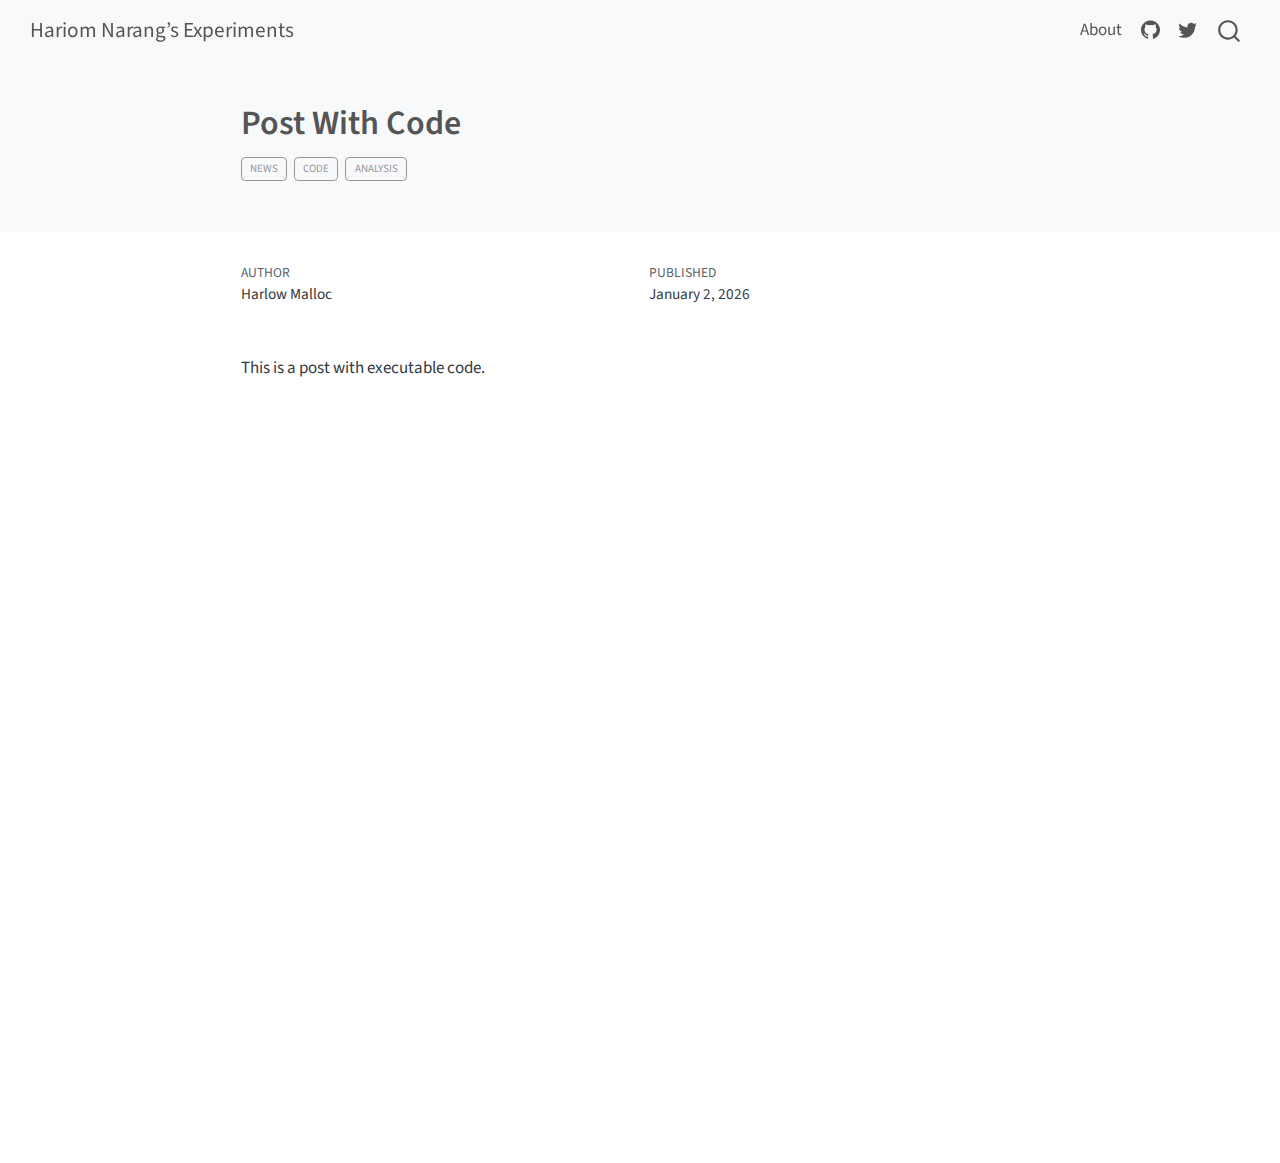
<file: posts/post-with-code/index.html>
<!DOCTYPE html>
<html xmlns="http://www.w3.org/1999/xhtml" lang="en" xml:lang="en"><head>

<meta charset="utf-8">
<meta name="generator" content="quarto-1.8.26">

<meta name="viewport" content="width=device-width, initial-scale=1.0, user-scalable=yes">

<meta name="author" content="Harlow Malloc">
<meta name="dcterms.date" content="2026-01-02">

<title>Post With Code – Hariom Narang’s Experiments</title>
<style>
code{white-space: pre-wrap;}
span.smallcaps{font-variant: small-caps;}
div.columns{display: flex; gap: min(4vw, 1.5em);}
div.column{flex: auto; overflow-x: auto;}
div.hanging-indent{margin-left: 1.5em; text-indent: -1.5em;}
ul.task-list{list-style: none;}
ul.task-list li input[type="checkbox"] {
  width: 0.8em;
  margin: 0 0.8em 0.2em -1em; /* quarto-specific, see https://github.com/quarto-dev/quarto-cli/issues/4556 */ 
  vertical-align: middle;
}
</style>


<script src="../../site_libs/quarto-nav/quarto-nav.js"></script>
<script src="../../site_libs/quarto-nav/headroom.min.js"></script>
<script src="../../site_libs/clipboard/clipboard.min.js"></script>
<script src="../../site_libs/quarto-search/autocomplete.umd.js"></script>
<script src="../../site_libs/quarto-search/fuse.min.js"></script>
<script src="../../site_libs/quarto-search/quarto-search.js"></script>
<meta name="quarto:offset" content="../../">
<script src="../../site_libs/quarto-html/quarto.js" type="module"></script>
<script src="../../site_libs/quarto-html/tabsets/tabsets.js" type="module"></script>
<script src="../../site_libs/quarto-html/axe/axe-check.js" type="module"></script>
<script src="../../site_libs/quarto-html/popper.min.js"></script>
<script src="../../site_libs/quarto-html/tippy.umd.min.js"></script>
<script src="../../site_libs/quarto-html/anchor.min.js"></script>
<link href="../../site_libs/quarto-html/tippy.css" rel="stylesheet">
<link href="../../site_libs/quarto-html/quarto-syntax-highlighting-587c61ba64f3a5504c4d52d930310e48.css" rel="stylesheet" id="quarto-text-highlighting-styles">
<script src="../../site_libs/bootstrap/bootstrap.min.js"></script>
<link href="../../site_libs/bootstrap/bootstrap-icons.css" rel="stylesheet">
<link href="../../site_libs/bootstrap/bootstrap-5b4ad623e5705c0698d39aec6f10cf02.min.css" rel="stylesheet" append-hash="true" id="quarto-bootstrap" data-mode="light">
<script id="quarto-search-options" type="application/json">{
  "location": "navbar",
  "copy-button": false,
  "collapse-after": 3,
  "panel-placement": "end",
  "type": "overlay",
  "limit": 50,
  "keyboard-shortcut": [
    "f",
    "/",
    "s"
  ],
  "show-item-context": false,
  "language": {
    "search-no-results-text": "No results",
    "search-matching-documents-text": "matching documents",
    "search-copy-link-title": "Copy link to search",
    "search-hide-matches-text": "Hide additional matches",
    "search-more-match-text": "more match in this document",
    "search-more-matches-text": "more matches in this document",
    "search-clear-button-title": "Clear",
    "search-text-placeholder": "",
    "search-detached-cancel-button-title": "Cancel",
    "search-submit-button-title": "Submit",
    "search-label": "Search"
  }
}</script>


<link rel="stylesheet" href="../../styles.css">
</head>

<body class="nav-fixed fullcontent quarto-light">

<div id="quarto-search-results"></div>
  <header id="quarto-header" class="headroom fixed-top quarto-banner">
    <nav class="navbar navbar-expand-lg " data-bs-theme="dark">
      <div class="navbar-container container-fluid">
      <div class="navbar-brand-container mx-auto">
    <a class="navbar-brand" href="../../index.html">
    <span class="navbar-title">Hariom Narang’s Experiments</span>
    </a>
  </div>
            <div id="quarto-search" class="" title="Search"></div>
          <button class="navbar-toggler" type="button" data-bs-toggle="collapse" data-bs-target="#navbarCollapse" aria-controls="navbarCollapse" role="menu" aria-expanded="false" aria-label="Toggle navigation" onclick="if (window.quartoToggleHeadroom) { window.quartoToggleHeadroom(); }">
  <span class="navbar-toggler-icon"></span>
</button>
          <div class="collapse navbar-collapse" id="navbarCollapse">
            <ul class="navbar-nav navbar-nav-scroll ms-auto">
  <li class="nav-item">
    <a class="nav-link" href="../../about.html"> 
<span class="menu-text">About</span></a>
  </li>  
  <li class="nav-item compact">
    <a class="nav-link" href="https://github.com/"> <i class="bi bi-github" role="img">
</i> 
<span class="menu-text"></span></a>
  </li>  
  <li class="nav-item compact">
    <a class="nav-link" href="https://twitter.com"> <i class="bi bi-twitter" role="img">
</i> 
<span class="menu-text"></span></a>
  </li>  
</ul>
          </div> <!-- /navcollapse -->
            <div class="quarto-navbar-tools">
</div>
      </div> <!-- /container-fluid -->
    </nav>
</header>
<!-- content -->
<header id="title-block-header" class="quarto-title-block default page-columns page-full">
  <div class="quarto-title-banner page-columns page-full">
    <div class="quarto-title column-body">
      <h1 class="title">Post With Code</h1>
                                <div class="quarto-categories">
                <div class="quarto-category">news</div>
                <div class="quarto-category">code</div>
                <div class="quarto-category">analysis</div>
              </div>
                  </div>
  </div>
    
  
  <div class="quarto-title-meta">

      <div>
      <div class="quarto-title-meta-heading">Author</div>
      <div class="quarto-title-meta-contents">
               <p>Harlow Malloc </p>
            </div>
    </div>
      
      <div>
      <div class="quarto-title-meta-heading">Published</div>
      <div class="quarto-title-meta-contents">
        <p class="date">January 2, 2026</p>
      </div>
    </div>
    
      
    </div>
    
  
  </header><div id="quarto-content" class="quarto-container page-columns page-rows-contents page-layout-article page-navbar">
<!-- sidebar -->
<!-- margin-sidebar -->
    
<!-- main -->
<main class="content quarto-banner-title-block" id="quarto-document-content">





<p>This is a post with executable code.</p>



</main> <!-- /main -->
<script id="quarto-html-after-body" type="application/javascript">
  window.document.addEventListener("DOMContentLoaded", function (event) {
    const icon = "";
    const anchorJS = new window.AnchorJS();
    anchorJS.options = {
      placement: 'right',
      icon: icon
    };
    anchorJS.add('.anchored');
    const isCodeAnnotation = (el) => {
      for (const clz of el.classList) {
        if (clz.startsWith('code-annotation-')) {                     
          return true;
        }
      }
      return false;
    }
    const onCopySuccess = function(e) {
      // button target
      const button = e.trigger;
      // don't keep focus
      button.blur();
      // flash "checked"
      button.classList.add('code-copy-button-checked');
      var currentTitle = button.getAttribute("title");
      button.setAttribute("title", "Copied!");
      let tooltip;
      if (window.bootstrap) {
        button.setAttribute("data-bs-toggle", "tooltip");
        button.setAttribute("data-bs-placement", "left");
        button.setAttribute("data-bs-title", "Copied!");
        tooltip = new bootstrap.Tooltip(button, 
          { trigger: "manual", 
            customClass: "code-copy-button-tooltip",
            offset: [0, -8]});
        tooltip.show();    
      }
      setTimeout(function() {
        if (tooltip) {
          tooltip.hide();
          button.removeAttribute("data-bs-title");
          button.removeAttribute("data-bs-toggle");
          button.removeAttribute("data-bs-placement");
        }
        button.setAttribute("title", currentTitle);
        button.classList.remove('code-copy-button-checked');
      }, 1000);
      // clear code selection
      e.clearSelection();
    }
    const getTextToCopy = function(trigger) {
      const outerScaffold = trigger.parentElement.cloneNode(true);
      const codeEl = outerScaffold.querySelector('code');
      for (const childEl of codeEl.children) {
        if (isCodeAnnotation(childEl)) {
          childEl.remove();
        }
      }
      return codeEl.innerText;
    }
    const clipboard = new window.ClipboardJS('.code-copy-button:not([data-in-quarto-modal])', {
      text: getTextToCopy
    });
    clipboard.on('success', onCopySuccess);
    if (window.document.getElementById('quarto-embedded-source-code-modal')) {
      const clipboardModal = new window.ClipboardJS('.code-copy-button[data-in-quarto-modal]', {
        text: getTextToCopy,
        container: window.document.getElementById('quarto-embedded-source-code-modal')
      });
      clipboardModal.on('success', onCopySuccess);
    }
      var localhostRegex = new RegExp(/^(?:http|https):\/\/localhost\:?[0-9]*\//);
      var mailtoRegex = new RegExp(/^mailto:/);
        var filterRegex = new RegExp("https:\/\/your-website-url\.example\.com");
      var isInternal = (href) => {
          return filterRegex.test(href) || localhostRegex.test(href) || mailtoRegex.test(href);
      }
      // Inspect non-navigation links and adorn them if external
     var links = window.document.querySelectorAll('a[href]:not(.nav-link):not(.navbar-brand):not(.toc-action):not(.sidebar-link):not(.sidebar-item-toggle):not(.pagination-link):not(.no-external):not([aria-hidden]):not(.dropdown-item):not(.quarto-navigation-tool):not(.about-link)');
      for (var i=0; i<links.length; i++) {
        const link = links[i];
        if (!isInternal(link.href)) {
          // undo the damage that might have been done by quarto-nav.js in the case of
          // links that we want to consider external
          if (link.dataset.originalHref !== undefined) {
            link.href = link.dataset.originalHref;
          }
        }
      }
    function tippyHover(el, contentFn, onTriggerFn, onUntriggerFn) {
      const config = {
        allowHTML: true,
        maxWidth: 500,
        delay: 100,
        arrow: false,
        appendTo: function(el) {
            return el.parentElement;
        },
        interactive: true,
        interactiveBorder: 10,
        theme: 'quarto',
        placement: 'bottom-start',
      };
      if (contentFn) {
        config.content = contentFn;
      }
      if (onTriggerFn) {
        config.onTrigger = onTriggerFn;
      }
      if (onUntriggerFn) {
        config.onUntrigger = onUntriggerFn;
      }
      window.tippy(el, config); 
    }
    const noterefs = window.document.querySelectorAll('a[role="doc-noteref"]');
    for (var i=0; i<noterefs.length; i++) {
      const ref = noterefs[i];
      tippyHover(ref, function() {
        // use id or data attribute instead here
        let href = ref.getAttribute('data-footnote-href') || ref.getAttribute('href');
        try { href = new URL(href).hash; } catch {}
        const id = href.replace(/^#\/?/, "");
        const note = window.document.getElementById(id);
        if (note) {
          return note.innerHTML;
        } else {
          return "";
        }
      });
    }
    const xrefs = window.document.querySelectorAll('a.quarto-xref');
    const processXRef = (id, note) => {
      // Strip column container classes
      const stripColumnClz = (el) => {
        el.classList.remove("page-full", "page-columns");
        if (el.children) {
          for (const child of el.children) {
            stripColumnClz(child);
          }
        }
      }
      stripColumnClz(note)
      if (id === null || id.startsWith('sec-')) {
        // Special case sections, only their first couple elements
        const container = document.createElement("div");
        if (note.children && note.children.length > 2) {
          container.appendChild(note.children[0].cloneNode(true));
          for (let i = 1; i < note.children.length; i++) {
            const child = note.children[i];
            if (child.tagName === "P" && child.innerText === "") {
              continue;
            } else {
              container.appendChild(child.cloneNode(true));
              break;
            }
          }
          if (window.Quarto?.typesetMath) {
            window.Quarto.typesetMath(container);
          }
          return container.innerHTML
        } else {
          if (window.Quarto?.typesetMath) {
            window.Quarto.typesetMath(note);
          }
          return note.innerHTML;
        }
      } else {
        // Remove any anchor links if they are present
        const anchorLink = note.querySelector('a.anchorjs-link');
        if (anchorLink) {
          anchorLink.remove();
        }
        if (window.Quarto?.typesetMath) {
          window.Quarto.typesetMath(note);
        }
        if (note.classList.contains("callout")) {
          return note.outerHTML;
        } else {
          return note.innerHTML;
        }
      }
    }
    for (var i=0; i<xrefs.length; i++) {
      const xref = xrefs[i];
      tippyHover(xref, undefined, function(instance) {
        instance.disable();
        let url = xref.getAttribute('href');
        let hash = undefined; 
        if (url.startsWith('#')) {
          hash = url;
        } else {
          try { hash = new URL(url).hash; } catch {}
        }
        if (hash) {
          const id = hash.replace(/^#\/?/, "");
          const note = window.document.getElementById(id);
          if (note !== null) {
            try {
              const html = processXRef(id, note.cloneNode(true));
              instance.setContent(html);
            } finally {
              instance.enable();
              instance.show();
            }
          } else {
            // See if we can fetch this
            fetch(url.split('#')[0])
            .then(res => res.text())
            .then(html => {
              const parser = new DOMParser();
              const htmlDoc = parser.parseFromString(html, "text/html");
              const note = htmlDoc.getElementById(id);
              if (note !== null) {
                const html = processXRef(id, note);
                instance.setContent(html);
              } 
            }).finally(() => {
              instance.enable();
              instance.show();
            });
          }
        } else {
          // See if we can fetch a full url (with no hash to target)
          // This is a special case and we should probably do some content thinning / targeting
          fetch(url)
          .then(res => res.text())
          .then(html => {
            const parser = new DOMParser();
            const htmlDoc = parser.parseFromString(html, "text/html");
            const note = htmlDoc.querySelector('main.content');
            if (note !== null) {
              // This should only happen for chapter cross references
              // (since there is no id in the URL)
              // remove the first header
              if (note.children.length > 0 && note.children[0].tagName === "HEADER") {
                note.children[0].remove();
              }
              const html = processXRef(null, note);
              instance.setContent(html);
            } 
          }).finally(() => {
            instance.enable();
            instance.show();
          });
        }
      }, function(instance) {
      });
    }
        let selectedAnnoteEl;
        const selectorForAnnotation = ( cell, annotation) => {
          let cellAttr = 'data-code-cell="' + cell + '"';
          let lineAttr = 'data-code-annotation="' +  annotation + '"';
          const selector = 'span[' + cellAttr + '][' + lineAttr + ']';
          return selector;
        }
        const selectCodeLines = (annoteEl) => {
          const doc = window.document;
          const targetCell = annoteEl.getAttribute("data-target-cell");
          const targetAnnotation = annoteEl.getAttribute("data-target-annotation");
          const annoteSpan = window.document.querySelector(selectorForAnnotation(targetCell, targetAnnotation));
          const lines = annoteSpan.getAttribute("data-code-lines").split(",");
          const lineIds = lines.map((line) => {
            return targetCell + "-" + line;
          })
          let top = null;
          let height = null;
          let parent = null;
          if (lineIds.length > 0) {
              //compute the position of the single el (top and bottom and make a div)
              const el = window.document.getElementById(lineIds[0]);
              top = el.offsetTop;
              height = el.offsetHeight;
              parent = el.parentElement.parentElement;
            if (lineIds.length > 1) {
              const lastEl = window.document.getElementById(lineIds[lineIds.length - 1]);
              const bottom = lastEl.offsetTop + lastEl.offsetHeight;
              height = bottom - top;
            }
            if (top !== null && height !== null && parent !== null) {
              // cook up a div (if necessary) and position it 
              let div = window.document.getElementById("code-annotation-line-highlight");
              if (div === null) {
                div = window.document.createElement("div");
                div.setAttribute("id", "code-annotation-line-highlight");
                div.style.position = 'absolute';
                parent.appendChild(div);
              }
              div.style.top = top - 2 + "px";
              div.style.height = height + 4 + "px";
              div.style.left = 0;
              let gutterDiv = window.document.getElementById("code-annotation-line-highlight-gutter");
              if (gutterDiv === null) {
                gutterDiv = window.document.createElement("div");
                gutterDiv.setAttribute("id", "code-annotation-line-highlight-gutter");
                gutterDiv.style.position = 'absolute';
                const codeCell = window.document.getElementById(targetCell);
                const gutter = codeCell.querySelector('.code-annotation-gutter');
                gutter.appendChild(gutterDiv);
              }
              gutterDiv.style.top = top - 2 + "px";
              gutterDiv.style.height = height + 4 + "px";
            }
            selectedAnnoteEl = annoteEl;
          }
        };
        const unselectCodeLines = () => {
          const elementsIds = ["code-annotation-line-highlight", "code-annotation-line-highlight-gutter"];
          elementsIds.forEach((elId) => {
            const div = window.document.getElementById(elId);
            if (div) {
              div.remove();
            }
          });
          selectedAnnoteEl = undefined;
        };
          // Handle positioning of the toggle
      window.addEventListener(
        "resize",
        throttle(() => {
          elRect = undefined;
          if (selectedAnnoteEl) {
            selectCodeLines(selectedAnnoteEl);
          }
        }, 10)
      );
      function throttle(fn, ms) {
      let throttle = false;
      let timer;
        return (...args) => {
          if(!throttle) { // first call gets through
              fn.apply(this, args);
              throttle = true;
          } else { // all the others get throttled
              if(timer) clearTimeout(timer); // cancel #2
              timer = setTimeout(() => {
                fn.apply(this, args);
                timer = throttle = false;
              }, ms);
          }
        };
      }
        // Attach click handler to the DT
        const annoteDls = window.document.querySelectorAll('dt[data-target-cell]');
        for (const annoteDlNode of annoteDls) {
          annoteDlNode.addEventListener('click', (event) => {
            const clickedEl = event.target;
            if (clickedEl !== selectedAnnoteEl) {
              unselectCodeLines();
              const activeEl = window.document.querySelector('dt[data-target-cell].code-annotation-active');
              if (activeEl) {
                activeEl.classList.remove('code-annotation-active');
              }
              selectCodeLines(clickedEl);
              clickedEl.classList.add('code-annotation-active');
            } else {
              // Unselect the line
              unselectCodeLines();
              clickedEl.classList.remove('code-annotation-active');
            }
          });
        }
    const findCites = (el) => {
      const parentEl = el.parentElement;
      if (parentEl) {
        const cites = parentEl.dataset.cites;
        if (cites) {
          return {
            el,
            cites: cites.split(' ')
          };
        } else {
          return findCites(el.parentElement)
        }
      } else {
        return undefined;
      }
    };
    var bibliorefs = window.document.querySelectorAll('a[role="doc-biblioref"]');
    for (var i=0; i<bibliorefs.length; i++) {
      const ref = bibliorefs[i];
      const citeInfo = findCites(ref);
      if (citeInfo) {
        tippyHover(citeInfo.el, function() {
          var popup = window.document.createElement('div');
          citeInfo.cites.forEach(function(cite) {
            var citeDiv = window.document.createElement('div');
            citeDiv.classList.add('hanging-indent');
            citeDiv.classList.add('csl-entry');
            var biblioDiv = window.document.getElementById('ref-' + cite);
            if (biblioDiv) {
              citeDiv.innerHTML = biblioDiv.innerHTML;
            }
            popup.appendChild(citeDiv);
          });
          return popup.innerHTML;
        });
      }
    }
  });
  </script>
</div> <!-- /content -->




</body></html>
</file>
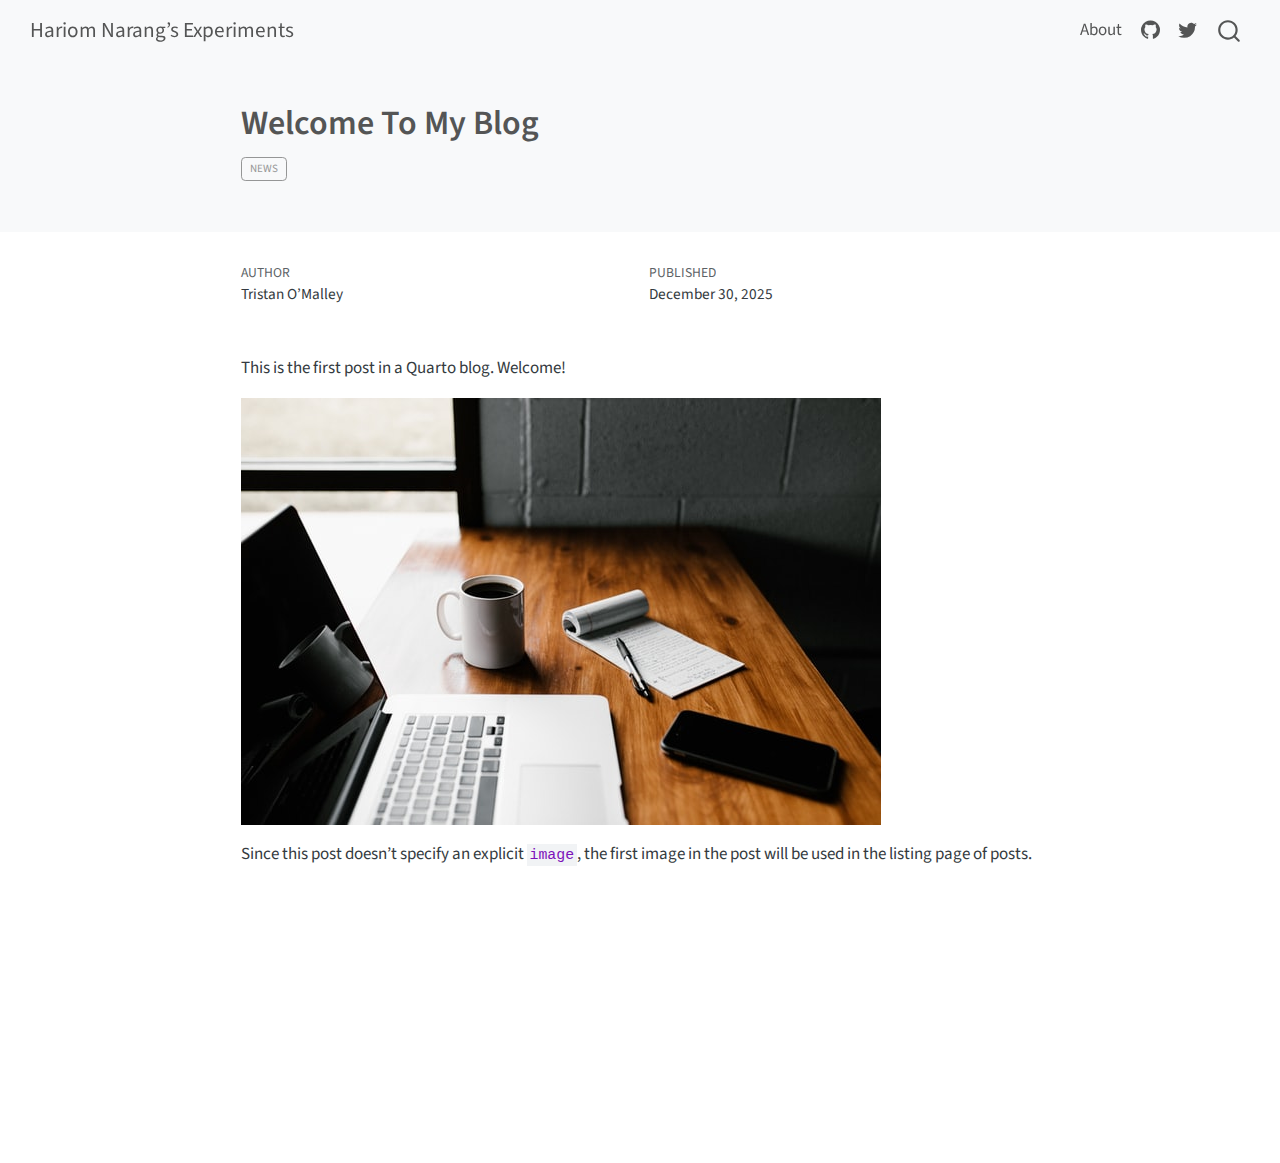
<file: posts/welcome/index.html>
<!DOCTYPE html>
<html xmlns="http://www.w3.org/1999/xhtml" lang="en" xml:lang="en"><head>

<meta charset="utf-8">
<meta name="generator" content="quarto-1.8.26">

<meta name="viewport" content="width=device-width, initial-scale=1.0, user-scalable=yes">

<meta name="author" content="Tristan O’Malley">
<meta name="dcterms.date" content="2025-12-30">

<title>Welcome To My Blog – Hariom Narang’s Experiments</title>
<style>
code{white-space: pre-wrap;}
span.smallcaps{font-variant: small-caps;}
div.columns{display: flex; gap: min(4vw, 1.5em);}
div.column{flex: auto; overflow-x: auto;}
div.hanging-indent{margin-left: 1.5em; text-indent: -1.5em;}
ul.task-list{list-style: none;}
ul.task-list li input[type="checkbox"] {
  width: 0.8em;
  margin: 0 0.8em 0.2em -1em; /* quarto-specific, see https://github.com/quarto-dev/quarto-cli/issues/4556 */ 
  vertical-align: middle;
}
</style>


<script src="../../site_libs/quarto-nav/quarto-nav.js"></script>
<script src="../../site_libs/quarto-nav/headroom.min.js"></script>
<script src="../../site_libs/clipboard/clipboard.min.js"></script>
<script src="../../site_libs/quarto-search/autocomplete.umd.js"></script>
<script src="../../site_libs/quarto-search/fuse.min.js"></script>
<script src="../../site_libs/quarto-search/quarto-search.js"></script>
<meta name="quarto:offset" content="../../">
<script src="../../site_libs/quarto-html/quarto.js" type="module"></script>
<script src="../../site_libs/quarto-html/tabsets/tabsets.js" type="module"></script>
<script src="../../site_libs/quarto-html/axe/axe-check.js" type="module"></script>
<script src="../../site_libs/quarto-html/popper.min.js"></script>
<script src="../../site_libs/quarto-html/tippy.umd.min.js"></script>
<script src="../../site_libs/quarto-html/anchor.min.js"></script>
<link href="../../site_libs/quarto-html/tippy.css" rel="stylesheet">
<link href="../../site_libs/quarto-html/quarto-syntax-highlighting-587c61ba64f3a5504c4d52d930310e48.css" rel="stylesheet" id="quarto-text-highlighting-styles">
<script src="../../site_libs/bootstrap/bootstrap.min.js"></script>
<link href="../../site_libs/bootstrap/bootstrap-icons.css" rel="stylesheet">
<link href="../../site_libs/bootstrap/bootstrap-5b4ad623e5705c0698d39aec6f10cf02.min.css" rel="stylesheet" append-hash="true" id="quarto-bootstrap" data-mode="light">
<script id="quarto-search-options" type="application/json">{
  "location": "navbar",
  "copy-button": false,
  "collapse-after": 3,
  "panel-placement": "end",
  "type": "overlay",
  "limit": 50,
  "keyboard-shortcut": [
    "f",
    "/",
    "s"
  ],
  "show-item-context": false,
  "language": {
    "search-no-results-text": "No results",
    "search-matching-documents-text": "matching documents",
    "search-copy-link-title": "Copy link to search",
    "search-hide-matches-text": "Hide additional matches",
    "search-more-match-text": "more match in this document",
    "search-more-matches-text": "more matches in this document",
    "search-clear-button-title": "Clear",
    "search-text-placeholder": "",
    "search-detached-cancel-button-title": "Cancel",
    "search-submit-button-title": "Submit",
    "search-label": "Search"
  }
}</script>


<link rel="stylesheet" href="../../styles.css">
</head>

<body class="nav-fixed fullcontent quarto-light">

<div id="quarto-search-results"></div>
  <header id="quarto-header" class="headroom fixed-top quarto-banner">
    <nav class="navbar navbar-expand-lg " data-bs-theme="dark">
      <div class="navbar-container container-fluid">
      <div class="navbar-brand-container mx-auto">
    <a class="navbar-brand" href="../../index.html">
    <span class="navbar-title">Hariom Narang’s Experiments</span>
    </a>
  </div>
            <div id="quarto-search" class="" title="Search"></div>
          <button class="navbar-toggler" type="button" data-bs-toggle="collapse" data-bs-target="#navbarCollapse" aria-controls="navbarCollapse" role="menu" aria-expanded="false" aria-label="Toggle navigation" onclick="if (window.quartoToggleHeadroom) { window.quartoToggleHeadroom(); }">
  <span class="navbar-toggler-icon"></span>
</button>
          <div class="collapse navbar-collapse" id="navbarCollapse">
            <ul class="navbar-nav navbar-nav-scroll ms-auto">
  <li class="nav-item">
    <a class="nav-link" href="../../about.html"> 
<span class="menu-text">About</span></a>
  </li>  
  <li class="nav-item compact">
    <a class="nav-link" href="https://github.com/"> <i class="bi bi-github" role="img">
</i> 
<span class="menu-text"></span></a>
  </li>  
  <li class="nav-item compact">
    <a class="nav-link" href="https://twitter.com"> <i class="bi bi-twitter" role="img">
</i> 
<span class="menu-text"></span></a>
  </li>  
</ul>
          </div> <!-- /navcollapse -->
            <div class="quarto-navbar-tools">
</div>
      </div> <!-- /container-fluid -->
    </nav>
</header>
<!-- content -->
<header id="title-block-header" class="quarto-title-block default page-columns page-full">
  <div class="quarto-title-banner page-columns page-full">
    <div class="quarto-title column-body">
      <h1 class="title">Welcome To My Blog</h1>
                                <div class="quarto-categories">
                <div class="quarto-category">news</div>
              </div>
                  </div>
  </div>
    
  
  <div class="quarto-title-meta">

      <div>
      <div class="quarto-title-meta-heading">Author</div>
      <div class="quarto-title-meta-contents">
               <p>Tristan O’Malley </p>
            </div>
    </div>
      
      <div>
      <div class="quarto-title-meta-heading">Published</div>
      <div class="quarto-title-meta-contents">
        <p class="date">December 30, 2025</p>
      </div>
    </div>
    
      
    </div>
    
  
  </header><div id="quarto-content" class="quarto-container page-columns page-rows-contents page-layout-article page-navbar">
<!-- sidebar -->
<!-- margin-sidebar -->
    
<!-- main -->
<main class="content quarto-banner-title-block" id="quarto-document-content">





<p>This is the first post in a Quarto blog. Welcome!</p>
<p><img src="thumbnail.jpg" class="img-fluid"></p>
<p>Since this post doesn’t specify an explicit <code>image</code>, the first image in the post will be used in the listing page of posts.</p>



</main> <!-- /main -->
<script id="quarto-html-after-body" type="application/javascript">
  window.document.addEventListener("DOMContentLoaded", function (event) {
    const icon = "";
    const anchorJS = new window.AnchorJS();
    anchorJS.options = {
      placement: 'right',
      icon: icon
    };
    anchorJS.add('.anchored');
    const isCodeAnnotation = (el) => {
      for (const clz of el.classList) {
        if (clz.startsWith('code-annotation-')) {                     
          return true;
        }
      }
      return false;
    }
    const onCopySuccess = function(e) {
      // button target
      const button = e.trigger;
      // don't keep focus
      button.blur();
      // flash "checked"
      button.classList.add('code-copy-button-checked');
      var currentTitle = button.getAttribute("title");
      button.setAttribute("title", "Copied!");
      let tooltip;
      if (window.bootstrap) {
        button.setAttribute("data-bs-toggle", "tooltip");
        button.setAttribute("data-bs-placement", "left");
        button.setAttribute("data-bs-title", "Copied!");
        tooltip = new bootstrap.Tooltip(button, 
          { trigger: "manual", 
            customClass: "code-copy-button-tooltip",
            offset: [0, -8]});
        tooltip.show();    
      }
      setTimeout(function() {
        if (tooltip) {
          tooltip.hide();
          button.removeAttribute("data-bs-title");
          button.removeAttribute("data-bs-toggle");
          button.removeAttribute("data-bs-placement");
        }
        button.setAttribute("title", currentTitle);
        button.classList.remove('code-copy-button-checked');
      }, 1000);
      // clear code selection
      e.clearSelection();
    }
    const getTextToCopy = function(trigger) {
      const outerScaffold = trigger.parentElement.cloneNode(true);
      const codeEl = outerScaffold.querySelector('code');
      for (const childEl of codeEl.children) {
        if (isCodeAnnotation(childEl)) {
          childEl.remove();
        }
      }
      return codeEl.innerText;
    }
    const clipboard = new window.ClipboardJS('.code-copy-button:not([data-in-quarto-modal])', {
      text: getTextToCopy
    });
    clipboard.on('success', onCopySuccess);
    if (window.document.getElementById('quarto-embedded-source-code-modal')) {
      const clipboardModal = new window.ClipboardJS('.code-copy-button[data-in-quarto-modal]', {
        text: getTextToCopy,
        container: window.document.getElementById('quarto-embedded-source-code-modal')
      });
      clipboardModal.on('success', onCopySuccess);
    }
      var localhostRegex = new RegExp(/^(?:http|https):\/\/localhost\:?[0-9]*\//);
      var mailtoRegex = new RegExp(/^mailto:/);
        var filterRegex = new RegExp("https:\/\/your-website-url\.example\.com");
      var isInternal = (href) => {
          return filterRegex.test(href) || localhostRegex.test(href) || mailtoRegex.test(href);
      }
      // Inspect non-navigation links and adorn them if external
     var links = window.document.querySelectorAll('a[href]:not(.nav-link):not(.navbar-brand):not(.toc-action):not(.sidebar-link):not(.sidebar-item-toggle):not(.pagination-link):not(.no-external):not([aria-hidden]):not(.dropdown-item):not(.quarto-navigation-tool):not(.about-link)');
      for (var i=0; i<links.length; i++) {
        const link = links[i];
        if (!isInternal(link.href)) {
          // undo the damage that might have been done by quarto-nav.js in the case of
          // links that we want to consider external
          if (link.dataset.originalHref !== undefined) {
            link.href = link.dataset.originalHref;
          }
        }
      }
    function tippyHover(el, contentFn, onTriggerFn, onUntriggerFn) {
      const config = {
        allowHTML: true,
        maxWidth: 500,
        delay: 100,
        arrow: false,
        appendTo: function(el) {
            return el.parentElement;
        },
        interactive: true,
        interactiveBorder: 10,
        theme: 'quarto',
        placement: 'bottom-start',
      };
      if (contentFn) {
        config.content = contentFn;
      }
      if (onTriggerFn) {
        config.onTrigger = onTriggerFn;
      }
      if (onUntriggerFn) {
        config.onUntrigger = onUntriggerFn;
      }
      window.tippy(el, config); 
    }
    const noterefs = window.document.querySelectorAll('a[role="doc-noteref"]');
    for (var i=0; i<noterefs.length; i++) {
      const ref = noterefs[i];
      tippyHover(ref, function() {
        // use id or data attribute instead here
        let href = ref.getAttribute('data-footnote-href') || ref.getAttribute('href');
        try { href = new URL(href).hash; } catch {}
        const id = href.replace(/^#\/?/, "");
        const note = window.document.getElementById(id);
        if (note) {
          return note.innerHTML;
        } else {
          return "";
        }
      });
    }
    const xrefs = window.document.querySelectorAll('a.quarto-xref');
    const processXRef = (id, note) => {
      // Strip column container classes
      const stripColumnClz = (el) => {
        el.classList.remove("page-full", "page-columns");
        if (el.children) {
          for (const child of el.children) {
            stripColumnClz(child);
          }
        }
      }
      stripColumnClz(note)
      if (id === null || id.startsWith('sec-')) {
        // Special case sections, only their first couple elements
        const container = document.createElement("div");
        if (note.children && note.children.length > 2) {
          container.appendChild(note.children[0].cloneNode(true));
          for (let i = 1; i < note.children.length; i++) {
            const child = note.children[i];
            if (child.tagName === "P" && child.innerText === "") {
              continue;
            } else {
              container.appendChild(child.cloneNode(true));
              break;
            }
          }
          if (window.Quarto?.typesetMath) {
            window.Quarto.typesetMath(container);
          }
          return container.innerHTML
        } else {
          if (window.Quarto?.typesetMath) {
            window.Quarto.typesetMath(note);
          }
          return note.innerHTML;
        }
      } else {
        // Remove any anchor links if they are present
        const anchorLink = note.querySelector('a.anchorjs-link');
        if (anchorLink) {
          anchorLink.remove();
        }
        if (window.Quarto?.typesetMath) {
          window.Quarto.typesetMath(note);
        }
        if (note.classList.contains("callout")) {
          return note.outerHTML;
        } else {
          return note.innerHTML;
        }
      }
    }
    for (var i=0; i<xrefs.length; i++) {
      const xref = xrefs[i];
      tippyHover(xref, undefined, function(instance) {
        instance.disable();
        let url = xref.getAttribute('href');
        let hash = undefined; 
        if (url.startsWith('#')) {
          hash = url;
        } else {
          try { hash = new URL(url).hash; } catch {}
        }
        if (hash) {
          const id = hash.replace(/^#\/?/, "");
          const note = window.document.getElementById(id);
          if (note !== null) {
            try {
              const html = processXRef(id, note.cloneNode(true));
              instance.setContent(html);
            } finally {
              instance.enable();
              instance.show();
            }
          } else {
            // See if we can fetch this
            fetch(url.split('#')[0])
            .then(res => res.text())
            .then(html => {
              const parser = new DOMParser();
              const htmlDoc = parser.parseFromString(html, "text/html");
              const note = htmlDoc.getElementById(id);
              if (note !== null) {
                const html = processXRef(id, note);
                instance.setContent(html);
              } 
            }).finally(() => {
              instance.enable();
              instance.show();
            });
          }
        } else {
          // See if we can fetch a full url (with no hash to target)
          // This is a special case and we should probably do some content thinning / targeting
          fetch(url)
          .then(res => res.text())
          .then(html => {
            const parser = new DOMParser();
            const htmlDoc = parser.parseFromString(html, "text/html");
            const note = htmlDoc.querySelector('main.content');
            if (note !== null) {
              // This should only happen for chapter cross references
              // (since there is no id in the URL)
              // remove the first header
              if (note.children.length > 0 && note.children[0].tagName === "HEADER") {
                note.children[0].remove();
              }
              const html = processXRef(null, note);
              instance.setContent(html);
            } 
          }).finally(() => {
            instance.enable();
            instance.show();
          });
        }
      }, function(instance) {
      });
    }
        let selectedAnnoteEl;
        const selectorForAnnotation = ( cell, annotation) => {
          let cellAttr = 'data-code-cell="' + cell + '"';
          let lineAttr = 'data-code-annotation="' +  annotation + '"';
          const selector = 'span[' + cellAttr + '][' + lineAttr + ']';
          return selector;
        }
        const selectCodeLines = (annoteEl) => {
          const doc = window.document;
          const targetCell = annoteEl.getAttribute("data-target-cell");
          const targetAnnotation = annoteEl.getAttribute("data-target-annotation");
          const annoteSpan = window.document.querySelector(selectorForAnnotation(targetCell, targetAnnotation));
          const lines = annoteSpan.getAttribute("data-code-lines").split(",");
          const lineIds = lines.map((line) => {
            return targetCell + "-" + line;
          })
          let top = null;
          let height = null;
          let parent = null;
          if (lineIds.length > 0) {
              //compute the position of the single el (top and bottom and make a div)
              const el = window.document.getElementById(lineIds[0]);
              top = el.offsetTop;
              height = el.offsetHeight;
              parent = el.parentElement.parentElement;
            if (lineIds.length > 1) {
              const lastEl = window.document.getElementById(lineIds[lineIds.length - 1]);
              const bottom = lastEl.offsetTop + lastEl.offsetHeight;
              height = bottom - top;
            }
            if (top !== null && height !== null && parent !== null) {
              // cook up a div (if necessary) and position it 
              let div = window.document.getElementById("code-annotation-line-highlight");
              if (div === null) {
                div = window.document.createElement("div");
                div.setAttribute("id", "code-annotation-line-highlight");
                div.style.position = 'absolute';
                parent.appendChild(div);
              }
              div.style.top = top - 2 + "px";
              div.style.height = height + 4 + "px";
              div.style.left = 0;
              let gutterDiv = window.document.getElementById("code-annotation-line-highlight-gutter");
              if (gutterDiv === null) {
                gutterDiv = window.document.createElement("div");
                gutterDiv.setAttribute("id", "code-annotation-line-highlight-gutter");
                gutterDiv.style.position = 'absolute';
                const codeCell = window.document.getElementById(targetCell);
                const gutter = codeCell.querySelector('.code-annotation-gutter');
                gutter.appendChild(gutterDiv);
              }
              gutterDiv.style.top = top - 2 + "px";
              gutterDiv.style.height = height + 4 + "px";
            }
            selectedAnnoteEl = annoteEl;
          }
        };
        const unselectCodeLines = () => {
          const elementsIds = ["code-annotation-line-highlight", "code-annotation-line-highlight-gutter"];
          elementsIds.forEach((elId) => {
            const div = window.document.getElementById(elId);
            if (div) {
              div.remove();
            }
          });
          selectedAnnoteEl = undefined;
        };
          // Handle positioning of the toggle
      window.addEventListener(
        "resize",
        throttle(() => {
          elRect = undefined;
          if (selectedAnnoteEl) {
            selectCodeLines(selectedAnnoteEl);
          }
        }, 10)
      );
      function throttle(fn, ms) {
      let throttle = false;
      let timer;
        return (...args) => {
          if(!throttle) { // first call gets through
              fn.apply(this, args);
              throttle = true;
          } else { // all the others get throttled
              if(timer) clearTimeout(timer); // cancel #2
              timer = setTimeout(() => {
                fn.apply(this, args);
                timer = throttle = false;
              }, ms);
          }
        };
      }
        // Attach click handler to the DT
        const annoteDls = window.document.querySelectorAll('dt[data-target-cell]');
        for (const annoteDlNode of annoteDls) {
          annoteDlNode.addEventListener('click', (event) => {
            const clickedEl = event.target;
            if (clickedEl !== selectedAnnoteEl) {
              unselectCodeLines();
              const activeEl = window.document.querySelector('dt[data-target-cell].code-annotation-active');
              if (activeEl) {
                activeEl.classList.remove('code-annotation-active');
              }
              selectCodeLines(clickedEl);
              clickedEl.classList.add('code-annotation-active');
            } else {
              // Unselect the line
              unselectCodeLines();
              clickedEl.classList.remove('code-annotation-active');
            }
          });
        }
    const findCites = (el) => {
      const parentEl = el.parentElement;
      if (parentEl) {
        const cites = parentEl.dataset.cites;
        if (cites) {
          return {
            el,
            cites: cites.split(' ')
          };
        } else {
          return findCites(el.parentElement)
        }
      } else {
        return undefined;
      }
    };
    var bibliorefs = window.document.querySelectorAll('a[role="doc-biblioref"]');
    for (var i=0; i<bibliorefs.length; i++) {
      const ref = bibliorefs[i];
      const citeInfo = findCites(ref);
      if (citeInfo) {
        tippyHover(citeInfo.el, function() {
          var popup = window.document.createElement('div');
          citeInfo.cites.forEach(function(cite) {
            var citeDiv = window.document.createElement('div');
            citeDiv.classList.add('hanging-indent');
            citeDiv.classList.add('csl-entry');
            var biblioDiv = window.document.getElementById('ref-' + cite);
            if (biblioDiv) {
              citeDiv.innerHTML = biblioDiv.innerHTML;
            }
            popup.appendChild(citeDiv);
          });
          return popup.innerHTML;
        });
      }
    }
  });
  </script>
</div> <!-- /content -->




</body></html>
</file>
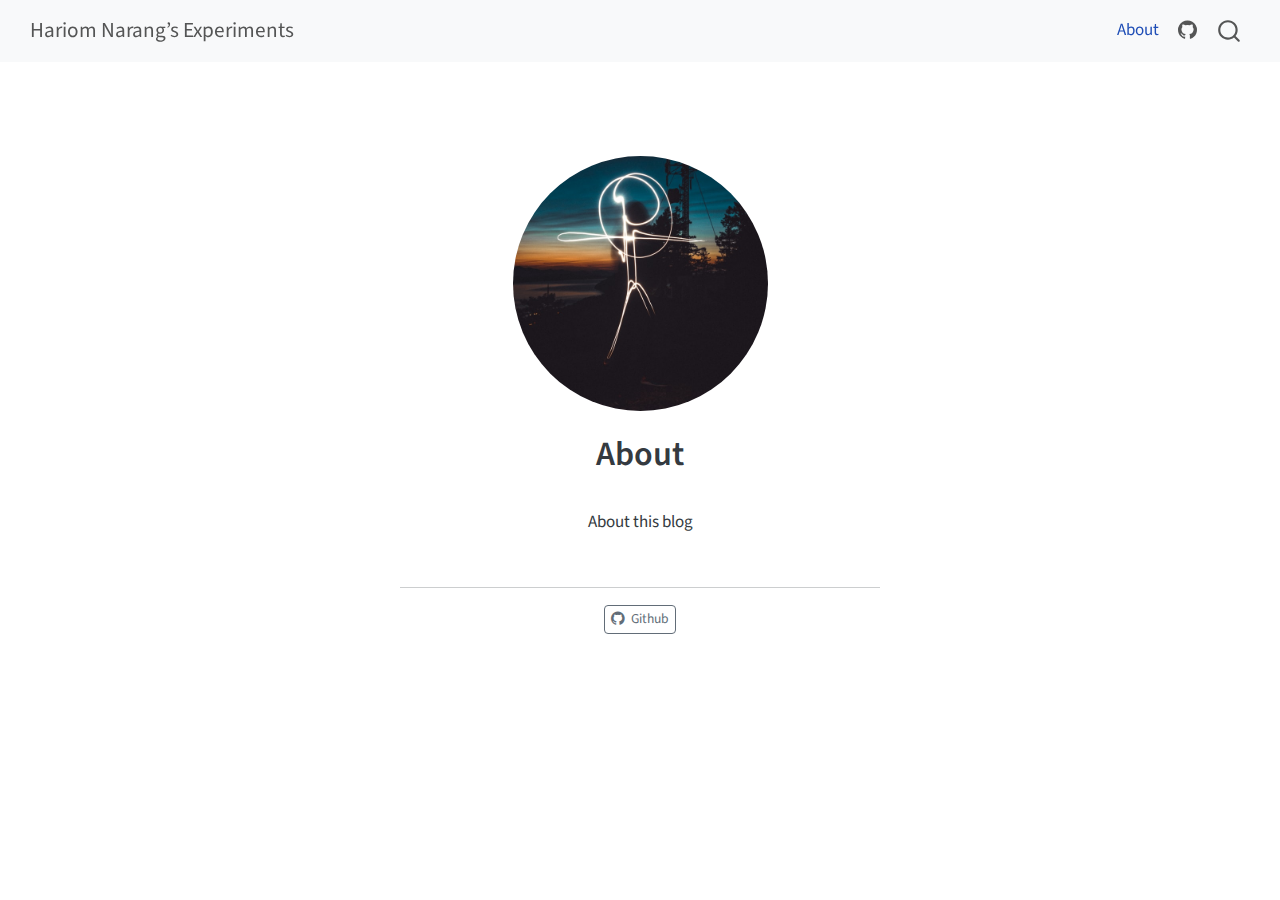
<file: about.html>
<!DOCTYPE html>
<html xmlns="http://www.w3.org/1999/xhtml" lang="en" xml:lang="en"><head>

<meta charset="utf-8">
<meta name="generator" content="quarto-1.8.26">

<meta name="viewport" content="width=device-width, initial-scale=1.0, user-scalable=yes">


<title>About – Hariom Narang’s Experiments</title>
<style>
code{white-space: pre-wrap;}
span.smallcaps{font-variant: small-caps;}
div.columns{display: flex; gap: min(4vw, 1.5em);}
div.column{flex: auto; overflow-x: auto;}
div.hanging-indent{margin-left: 1.5em; text-indent: -1.5em;}
ul.task-list{list-style: none;}
ul.task-list li input[type="checkbox"] {
  width: 0.8em;
  margin: 0 0.8em 0.2em -1em; /* quarto-specific, see https://github.com/quarto-dev/quarto-cli/issues/4556 */ 
  vertical-align: middle;
}
</style>


<script src="site_libs/quarto-nav/quarto-nav.js"></script>
<script src="site_libs/quarto-nav/headroom.min.js"></script>
<script src="site_libs/clipboard/clipboard.min.js"></script>
<script src="site_libs/quarto-search/autocomplete.umd.js"></script>
<script src="site_libs/quarto-search/fuse.min.js"></script>
<script src="site_libs/quarto-search/quarto-search.js"></script>
<meta name="quarto:offset" content="./">
<script src="site_libs/quarto-html/quarto.js" type="module"></script>
<script src="site_libs/quarto-html/tabsets/tabsets.js" type="module"></script>
<script src="site_libs/quarto-html/axe/axe-check.js" type="module"></script>
<script src="site_libs/quarto-html/popper.min.js"></script>
<script src="site_libs/quarto-html/tippy.umd.min.js"></script>
<link href="site_libs/quarto-html/tippy.css" rel="stylesheet">
<link href="site_libs/quarto-html/quarto-syntax-highlighting-587c61ba64f3a5504c4d52d930310e48.css" rel="stylesheet" id="quarto-text-highlighting-styles">
<script src="site_libs/bootstrap/bootstrap.min.js"></script>
<link href="site_libs/bootstrap/bootstrap-icons.css" rel="stylesheet">
<link href="site_libs/bootstrap/bootstrap-5b4ad623e5705c0698d39aec6f10cf02.min.css" rel="stylesheet" append-hash="true" id="quarto-bootstrap" data-mode="light">
<script id="quarto-search-options" type="application/json">{
  "location": "navbar",
  "copy-button": false,
  "collapse-after": 3,
  "panel-placement": "end",
  "type": "overlay",
  "limit": 50,
  "keyboard-shortcut": [
    "f",
    "/",
    "s"
  ],
  "show-item-context": false,
  "language": {
    "search-no-results-text": "No results",
    "search-matching-documents-text": "matching documents",
    "search-copy-link-title": "Copy link to search",
    "search-hide-matches-text": "Hide additional matches",
    "search-more-match-text": "more match in this document",
    "search-more-matches-text": "more matches in this document",
    "search-clear-button-title": "Clear",
    "search-text-placeholder": "",
    "search-detached-cancel-button-title": "Cancel",
    "search-submit-button-title": "Submit",
    "search-label": "Search"
  }
}</script>


<link rel="stylesheet" href="styles.css">
</head>

<body class="nav-fixed fullcontent quarto-light">

<div id="quarto-search-results"></div>
  <header id="quarto-header" class="headroom fixed-top">
    <nav class="navbar navbar-expand-lg " data-bs-theme="dark">
      <div class="navbar-container container-fluid">
      <div class="navbar-brand-container mx-auto">
    <a class="navbar-brand" href="./index.html">
    <span class="navbar-title">Hariom Narang’s Experiments</span>
    </a>
  </div>
            <div id="quarto-search" class="" title="Search"></div>
          <button class="navbar-toggler" type="button" data-bs-toggle="collapse" data-bs-target="#navbarCollapse" aria-controls="navbarCollapse" role="menu" aria-expanded="false" aria-label="Toggle navigation" onclick="if (window.quartoToggleHeadroom) { window.quartoToggleHeadroom(); }">
  <span class="navbar-toggler-icon"></span>
</button>
          <div class="collapse navbar-collapse" id="navbarCollapse">
            <ul class="navbar-nav navbar-nav-scroll ms-auto">
  <li class="nav-item">
    <a class="nav-link active" href="./about.html" aria-current="page"> 
<span class="menu-text">About</span></a>
  </li>  
  <li class="nav-item compact">
    <a class="nav-link" href="https://github.com/narang99"> <i class="bi bi-github" role="img">
</i> 
<span class="menu-text"></span></a>
  </li>  
</ul>
          </div> <!-- /navcollapse -->
            <div class="quarto-navbar-tools">
</div>
      </div> <!-- /container-fluid -->
    </nav>
</header>
<!-- content -->
<div id="quarto-content" class="quarto-container page-columns page-rows-contents page-layout-article page-navbar">
<!-- sidebar -->
<!-- margin-sidebar -->
    
<!-- main -->
<div class="quarto-about-jolla">
  <img src="profile.jpg" class="about-image
  round " style="height: 15em; width: 15em;">
 <header id="title-block-header" class="quarto-title-block default">
<div class="quarto-title">
<h1 class="title">About</h1>
</div>
<div class="quarto-title-meta">
  </div>
</header><main class="content" id="quarto-document-content">
<p>About this blog</p>


</main> 
  <hr class="about-sep">
   <div class="about-links">
  <a href="https://github.com/narang99" class="about-link" rel="" target="">
    <i class="bi bi-github"></i>
     <span class="about-link-text">Github</span>
  </a>
</div>
</div>
 <!-- /main -->
<script id="quarto-html-after-body" type="application/javascript">
  window.document.addEventListener("DOMContentLoaded", function (event) {
    const isCodeAnnotation = (el) => {
      for (const clz of el.classList) {
        if (clz.startsWith('code-annotation-')) {                     
          return true;
        }
      }
      return false;
    }
    const onCopySuccess = function(e) {
      // button target
      const button = e.trigger;
      // don't keep focus
      button.blur();
      // flash "checked"
      button.classList.add('code-copy-button-checked');
      var currentTitle = button.getAttribute("title");
      button.setAttribute("title", "Copied!");
      let tooltip;
      if (window.bootstrap) {
        button.setAttribute("data-bs-toggle", "tooltip");
        button.setAttribute("data-bs-placement", "left");
        button.setAttribute("data-bs-title", "Copied!");
        tooltip = new bootstrap.Tooltip(button, 
          { trigger: "manual", 
            customClass: "code-copy-button-tooltip",
            offset: [0, -8]});
        tooltip.show();    
      }
      setTimeout(function() {
        if (tooltip) {
          tooltip.hide();
          button.removeAttribute("data-bs-title");
          button.removeAttribute("data-bs-toggle");
          button.removeAttribute("data-bs-placement");
        }
        button.setAttribute("title", currentTitle);
        button.classList.remove('code-copy-button-checked');
      }, 1000);
      // clear code selection
      e.clearSelection();
    }
    const getTextToCopy = function(trigger) {
      const outerScaffold = trigger.parentElement.cloneNode(true);
      const codeEl = outerScaffold.querySelector('code');
      for (const childEl of codeEl.children) {
        if (isCodeAnnotation(childEl)) {
          childEl.remove();
        }
      }
      return codeEl.innerText;
    }
    const clipboard = new window.ClipboardJS('.code-copy-button:not([data-in-quarto-modal])', {
      text: getTextToCopy
    });
    clipboard.on('success', onCopySuccess);
    if (window.document.getElementById('quarto-embedded-source-code-modal')) {
      const clipboardModal = new window.ClipboardJS('.code-copy-button[data-in-quarto-modal]', {
        text: getTextToCopy,
        container: window.document.getElementById('quarto-embedded-source-code-modal')
      });
      clipboardModal.on('success', onCopySuccess);
    }
      var localhostRegex = new RegExp(/^(?:http|https):\/\/localhost\:?[0-9]*\//);
      var mailtoRegex = new RegExp(/^mailto:/);
        var filterRegex = new RegExp("https:\/\/experiments\.narang99\.in");
      var isInternal = (href) => {
          return filterRegex.test(href) || localhostRegex.test(href) || mailtoRegex.test(href);
      }
      // Inspect non-navigation links and adorn them if external
     var links = window.document.querySelectorAll('a[href]:not(.nav-link):not(.navbar-brand):not(.toc-action):not(.sidebar-link):not(.sidebar-item-toggle):not(.pagination-link):not(.no-external):not([aria-hidden]):not(.dropdown-item):not(.quarto-navigation-tool):not(.about-link)');
      for (var i=0; i<links.length; i++) {
        const link = links[i];
        if (!isInternal(link.href)) {
          // undo the damage that might have been done by quarto-nav.js in the case of
          // links that we want to consider external
          if (link.dataset.originalHref !== undefined) {
            link.href = link.dataset.originalHref;
          }
        }
      }
    function tippyHover(el, contentFn, onTriggerFn, onUntriggerFn) {
      const config = {
        allowHTML: true,
        maxWidth: 500,
        delay: 100,
        arrow: false,
        appendTo: function(el) {
            return el.parentElement;
        },
        interactive: true,
        interactiveBorder: 10,
        theme: 'quarto',
        placement: 'bottom-start',
      };
      if (contentFn) {
        config.content = contentFn;
      }
      if (onTriggerFn) {
        config.onTrigger = onTriggerFn;
      }
      if (onUntriggerFn) {
        config.onUntrigger = onUntriggerFn;
      }
      window.tippy(el, config); 
    }
    const noterefs = window.document.querySelectorAll('a[role="doc-noteref"]');
    for (var i=0; i<noterefs.length; i++) {
      const ref = noterefs[i];
      tippyHover(ref, function() {
        // use id or data attribute instead here
        let href = ref.getAttribute('data-footnote-href') || ref.getAttribute('href');
        try { href = new URL(href).hash; } catch {}
        const id = href.replace(/^#\/?/, "");
        const note = window.document.getElementById(id);
        if (note) {
          return note.innerHTML;
        } else {
          return "";
        }
      });
    }
    const xrefs = window.document.querySelectorAll('a.quarto-xref');
    const processXRef = (id, note) => {
      // Strip column container classes
      const stripColumnClz = (el) => {
        el.classList.remove("page-full", "page-columns");
        if (el.children) {
          for (const child of el.children) {
            stripColumnClz(child);
          }
        }
      }
      stripColumnClz(note)
      if (id === null || id.startsWith('sec-')) {
        // Special case sections, only their first couple elements
        const container = document.createElement("div");
        if (note.children && note.children.length > 2) {
          container.appendChild(note.children[0].cloneNode(true));
          for (let i = 1; i < note.children.length; i++) {
            const child = note.children[i];
            if (child.tagName === "P" && child.innerText === "") {
              continue;
            } else {
              container.appendChild(child.cloneNode(true));
              break;
            }
          }
          if (window.Quarto?.typesetMath) {
            window.Quarto.typesetMath(container);
          }
          return container.innerHTML
        } else {
          if (window.Quarto?.typesetMath) {
            window.Quarto.typesetMath(note);
          }
          return note.innerHTML;
        }
      } else {
        // Remove any anchor links if they are present
        const anchorLink = note.querySelector('a.anchorjs-link');
        if (anchorLink) {
          anchorLink.remove();
        }
        if (window.Quarto?.typesetMath) {
          window.Quarto.typesetMath(note);
        }
        if (note.classList.contains("callout")) {
          return note.outerHTML;
        } else {
          return note.innerHTML;
        }
      }
    }
    for (var i=0; i<xrefs.length; i++) {
      const xref = xrefs[i];
      tippyHover(xref, undefined, function(instance) {
        instance.disable();
        let url = xref.getAttribute('href');
        let hash = undefined; 
        if (url.startsWith('#')) {
          hash = url;
        } else {
          try { hash = new URL(url).hash; } catch {}
        }
        if (hash) {
          const id = hash.replace(/^#\/?/, "");
          const note = window.document.getElementById(id);
          if (note !== null) {
            try {
              const html = processXRef(id, note.cloneNode(true));
              instance.setContent(html);
            } finally {
              instance.enable();
              instance.show();
            }
          } else {
            // See if we can fetch this
            fetch(url.split('#')[0])
            .then(res => res.text())
            .then(html => {
              const parser = new DOMParser();
              const htmlDoc = parser.parseFromString(html, "text/html");
              const note = htmlDoc.getElementById(id);
              if (note !== null) {
                const html = processXRef(id, note);
                instance.setContent(html);
              } 
            }).finally(() => {
              instance.enable();
              instance.show();
            });
          }
        } else {
          // See if we can fetch a full url (with no hash to target)
          // This is a special case and we should probably do some content thinning / targeting
          fetch(url)
          .then(res => res.text())
          .then(html => {
            const parser = new DOMParser();
            const htmlDoc = parser.parseFromString(html, "text/html");
            const note = htmlDoc.querySelector('main.content');
            if (note !== null) {
              // This should only happen for chapter cross references
              // (since there is no id in the URL)
              // remove the first header
              if (note.children.length > 0 && note.children[0].tagName === "HEADER") {
                note.children[0].remove();
              }
              const html = processXRef(null, note);
              instance.setContent(html);
            } 
          }).finally(() => {
            instance.enable();
            instance.show();
          });
        }
      }, function(instance) {
      });
    }
        let selectedAnnoteEl;
        const selectorForAnnotation = ( cell, annotation) => {
          let cellAttr = 'data-code-cell="' + cell + '"';
          let lineAttr = 'data-code-annotation="' +  annotation + '"';
          const selector = 'span[' + cellAttr + '][' + lineAttr + ']';
          return selector;
        }
        const selectCodeLines = (annoteEl) => {
          const doc = window.document;
          const targetCell = annoteEl.getAttribute("data-target-cell");
          const targetAnnotation = annoteEl.getAttribute("data-target-annotation");
          const annoteSpan = window.document.querySelector(selectorForAnnotation(targetCell, targetAnnotation));
          const lines = annoteSpan.getAttribute("data-code-lines").split(",");
          const lineIds = lines.map((line) => {
            return targetCell + "-" + line;
          })
          let top = null;
          let height = null;
          let parent = null;
          if (lineIds.length > 0) {
              //compute the position of the single el (top and bottom and make a div)
              const el = window.document.getElementById(lineIds[0]);
              top = el.offsetTop;
              height = el.offsetHeight;
              parent = el.parentElement.parentElement;
            if (lineIds.length > 1) {
              const lastEl = window.document.getElementById(lineIds[lineIds.length - 1]);
              const bottom = lastEl.offsetTop + lastEl.offsetHeight;
              height = bottom - top;
            }
            if (top !== null && height !== null && parent !== null) {
              // cook up a div (if necessary) and position it 
              let div = window.document.getElementById("code-annotation-line-highlight");
              if (div === null) {
                div = window.document.createElement("div");
                div.setAttribute("id", "code-annotation-line-highlight");
                div.style.position = 'absolute';
                parent.appendChild(div);
              }
              div.style.top = top - 2 + "px";
              div.style.height = height + 4 + "px";
              div.style.left = 0;
              let gutterDiv = window.document.getElementById("code-annotation-line-highlight-gutter");
              if (gutterDiv === null) {
                gutterDiv = window.document.createElement("div");
                gutterDiv.setAttribute("id", "code-annotation-line-highlight-gutter");
                gutterDiv.style.position = 'absolute';
                const codeCell = window.document.getElementById(targetCell);
                const gutter = codeCell.querySelector('.code-annotation-gutter');
                gutter.appendChild(gutterDiv);
              }
              gutterDiv.style.top = top - 2 + "px";
              gutterDiv.style.height = height + 4 + "px";
            }
            selectedAnnoteEl = annoteEl;
          }
        };
        const unselectCodeLines = () => {
          const elementsIds = ["code-annotation-line-highlight", "code-annotation-line-highlight-gutter"];
          elementsIds.forEach((elId) => {
            const div = window.document.getElementById(elId);
            if (div) {
              div.remove();
            }
          });
          selectedAnnoteEl = undefined;
        };
          // Handle positioning of the toggle
      window.addEventListener(
        "resize",
        throttle(() => {
          elRect = undefined;
          if (selectedAnnoteEl) {
            selectCodeLines(selectedAnnoteEl);
          }
        }, 10)
      );
      function throttle(fn, ms) {
      let throttle = false;
      let timer;
        return (...args) => {
          if(!throttle) { // first call gets through
              fn.apply(this, args);
              throttle = true;
          } else { // all the others get throttled
              if(timer) clearTimeout(timer); // cancel #2
              timer = setTimeout(() => {
                fn.apply(this, args);
                timer = throttle = false;
              }, ms);
          }
        };
      }
        // Attach click handler to the DT
        const annoteDls = window.document.querySelectorAll('dt[data-target-cell]');
        for (const annoteDlNode of annoteDls) {
          annoteDlNode.addEventListener('click', (event) => {
            const clickedEl = event.target;
            if (clickedEl !== selectedAnnoteEl) {
              unselectCodeLines();
              const activeEl = window.document.querySelector('dt[data-target-cell].code-annotation-active');
              if (activeEl) {
                activeEl.classList.remove('code-annotation-active');
              }
              selectCodeLines(clickedEl);
              clickedEl.classList.add('code-annotation-active');
            } else {
              // Unselect the line
              unselectCodeLines();
              clickedEl.classList.remove('code-annotation-active');
            }
          });
        }
    const findCites = (el) => {
      const parentEl = el.parentElement;
      if (parentEl) {
        const cites = parentEl.dataset.cites;
        if (cites) {
          return {
            el,
            cites: cites.split(' ')
          };
        } else {
          return findCites(el.parentElement)
        }
      } else {
        return undefined;
      }
    };
    var bibliorefs = window.document.querySelectorAll('a[role="doc-biblioref"]');
    for (var i=0; i<bibliorefs.length; i++) {
      const ref = bibliorefs[i];
      const citeInfo = findCites(ref);
      if (citeInfo) {
        tippyHover(citeInfo.el, function() {
          var popup = window.document.createElement('div');
          citeInfo.cites.forEach(function(cite) {
            var citeDiv = window.document.createElement('div');
            citeDiv.classList.add('hanging-indent');
            citeDiv.classList.add('csl-entry');
            var biblioDiv = window.document.getElementById('ref-' + cite);
            if (biblioDiv) {
              citeDiv.innerHTML = biblioDiv.innerHTML;
            }
            popup.appendChild(citeDiv);
          });
          return popup.innerHTML;
        });
      }
    }
  });
  </script>
</div> <!-- /content -->




</body></html>
</file>
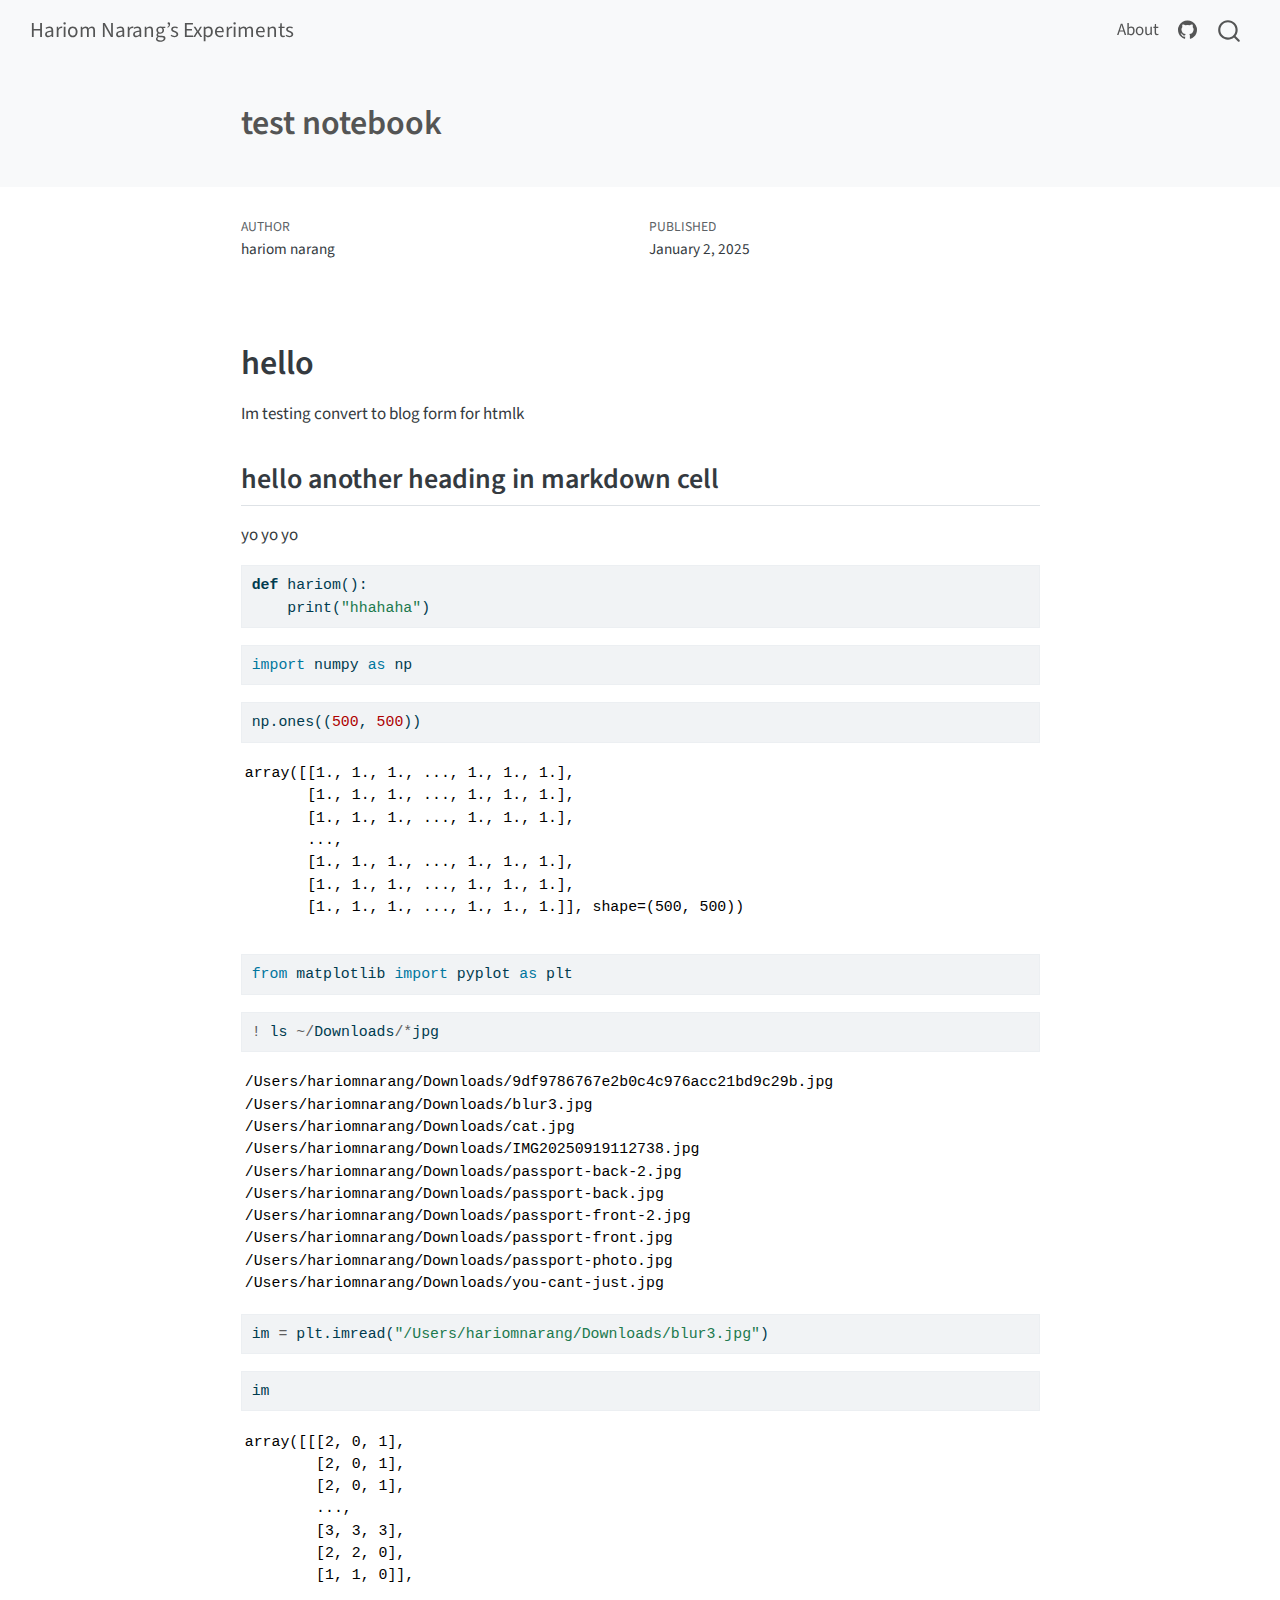
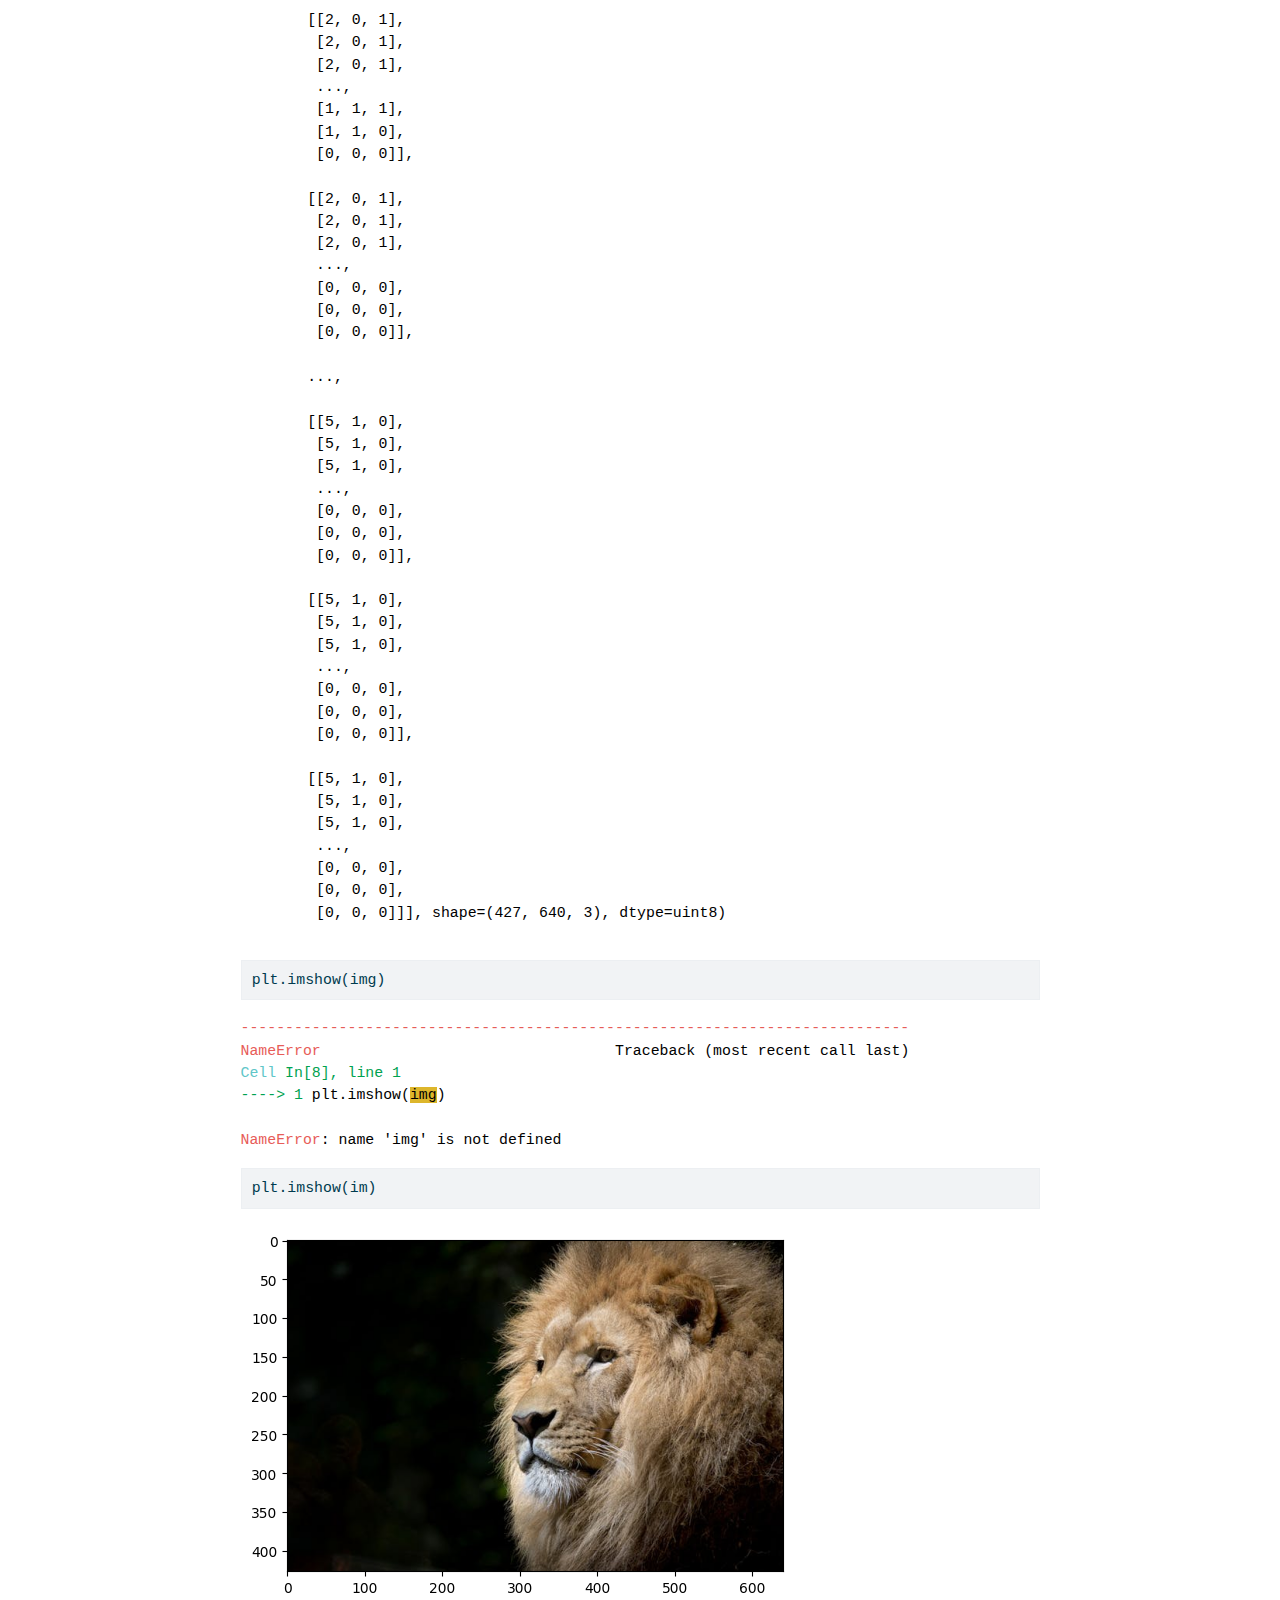
<file: posts/testconv.html>
<!DOCTYPE html>
<html xmlns="http://www.w3.org/1999/xhtml" lang="en" xml:lang="en"><head>

<meta charset="utf-8">
<meta name="generator" content="quarto-1.8.26">

<meta name="viewport" content="width=device-width, initial-scale=1.0, user-scalable=yes">

<meta name="author" content="hariom narang">
<meta name="dcterms.date" content="2025-01-02">

<title>test notebook – Hariom Narang’s Experiments</title>
<style>
code{white-space: pre-wrap;}
span.smallcaps{font-variant: small-caps;}
div.columns{display: flex; gap: min(4vw, 1.5em);}
div.column{flex: auto; overflow-x: auto;}
div.hanging-indent{margin-left: 1.5em; text-indent: -1.5em;}
ul.task-list{list-style: none;}
ul.task-list li input[type="checkbox"] {
  width: 0.8em;
  margin: 0 0.8em 0.2em -1em; /* quarto-specific, see https://github.com/quarto-dev/quarto-cli/issues/4556 */ 
  vertical-align: middle;
}
/* CSS for syntax highlighting */
html { -webkit-text-size-adjust: 100%; }
pre > code.sourceCode { white-space: pre; position: relative; }
pre > code.sourceCode > span { display: inline-block; line-height: 1.25; }
pre > code.sourceCode > span:empty { height: 1.2em; }
.sourceCode { overflow: visible; }
code.sourceCode > span { color: inherit; text-decoration: inherit; }
div.sourceCode { margin: 1em 0; }
pre.sourceCode { margin: 0; }
@media screen {
div.sourceCode { overflow: auto; }
}
@media print {
pre > code.sourceCode { white-space: pre-wrap; }
pre > code.sourceCode > span { text-indent: -5em; padding-left: 5em; }
}
pre.numberSource code
  { counter-reset: source-line 0; }
pre.numberSource code > span
  { position: relative; left: -4em; counter-increment: source-line; }
pre.numberSource code > span > a:first-child::before
  { content: counter(source-line);
    position: relative; left: -1em; text-align: right; vertical-align: baseline;
    border: none; display: inline-block;
    -webkit-touch-callout: none; -webkit-user-select: none;
    -khtml-user-select: none; -moz-user-select: none;
    -ms-user-select: none; user-select: none;
    padding: 0 4px; width: 4em;
  }
pre.numberSource { margin-left: 3em;  padding-left: 4px; }
div.sourceCode
  {   }
@media screen {
pre > code.sourceCode > span > a:first-child::before { text-decoration: underline; }
}
</style>


<script src="../site_libs/quarto-nav/quarto-nav.js"></script>
<script src="../site_libs/quarto-nav/headroom.min.js"></script>
<script src="../site_libs/clipboard/clipboard.min.js"></script>
<script src="../site_libs/quarto-search/autocomplete.umd.js"></script>
<script src="../site_libs/quarto-search/fuse.min.js"></script>
<script src="../site_libs/quarto-search/quarto-search.js"></script>
<meta name="quarto:offset" content="../">
<script src="../site_libs/quarto-html/quarto.js" type="module"></script>
<script src="../site_libs/quarto-html/tabsets/tabsets.js" type="module"></script>
<script src="../site_libs/quarto-html/axe/axe-check.js" type="module"></script>
<script src="../site_libs/quarto-html/popper.min.js"></script>
<script src="../site_libs/quarto-html/tippy.umd.min.js"></script>
<script src="../site_libs/quarto-html/anchor.min.js"></script>
<link href="../site_libs/quarto-html/tippy.css" rel="stylesheet">
<link href="../site_libs/quarto-html/quarto-syntax-highlighting-587c61ba64f3a5504c4d52d930310e48.css" rel="stylesheet" id="quarto-text-highlighting-styles">
<script src="../site_libs/bootstrap/bootstrap.min.js"></script>
<link href="../site_libs/bootstrap/bootstrap-icons.css" rel="stylesheet">
<link href="../site_libs/bootstrap/bootstrap-5b4ad623e5705c0698d39aec6f10cf02.min.css" rel="stylesheet" append-hash="true" id="quarto-bootstrap" data-mode="light">
<script id="quarto-search-options" type="application/json">{
  "location": "navbar",
  "copy-button": false,
  "collapse-after": 3,
  "panel-placement": "end",
  "type": "overlay",
  "limit": 50,
  "keyboard-shortcut": [
    "f",
    "/",
    "s"
  ],
  "show-item-context": false,
  "language": {
    "search-no-results-text": "No results",
    "search-matching-documents-text": "matching documents",
    "search-copy-link-title": "Copy link to search",
    "search-hide-matches-text": "Hide additional matches",
    "search-more-match-text": "more match in this document",
    "search-more-matches-text": "more matches in this document",
    "search-clear-button-title": "Clear",
    "search-text-placeholder": "",
    "search-detached-cancel-button-title": "Cancel",
    "search-submit-button-title": "Submit",
    "search-label": "Search"
  }
}</script>


<link rel="stylesheet" href="../styles.css">
</head>

<body class="nav-fixed fullcontent quarto-light">

<div id="quarto-search-results"></div>
  <header id="quarto-header" class="headroom fixed-top quarto-banner">
    <nav class="navbar navbar-expand-lg " data-bs-theme="dark">
      <div class="navbar-container container-fluid">
      <div class="navbar-brand-container mx-auto">
    <a class="navbar-brand" href="../index.html">
    <span class="navbar-title">Hariom Narang’s Experiments</span>
    </a>
  </div>
            <div id="quarto-search" class="" title="Search"></div>
          <button class="navbar-toggler" type="button" data-bs-toggle="collapse" data-bs-target="#navbarCollapse" aria-controls="navbarCollapse" role="menu" aria-expanded="false" aria-label="Toggle navigation" onclick="if (window.quartoToggleHeadroom) { window.quartoToggleHeadroom(); }">
  <span class="navbar-toggler-icon"></span>
</button>
          <div class="collapse navbar-collapse" id="navbarCollapse">
            <ul class="navbar-nav navbar-nav-scroll ms-auto">
  <li class="nav-item">
    <a class="nav-link" href="../about.html"> 
<span class="menu-text">About</span></a>
  </li>  
  <li class="nav-item compact">
    <a class="nav-link" href="https://github.com/narang99"> <i class="bi bi-github" role="img">
</i> 
<span class="menu-text"></span></a>
  </li>  
</ul>
          </div> <!-- /navcollapse -->
            <div class="quarto-navbar-tools">
</div>
      </div> <!-- /container-fluid -->
    </nav>
</header>
<!-- content -->
<header id="title-block-header" class="quarto-title-block default page-columns page-full">
  <div class="quarto-title-banner page-columns page-full">
    <div class="quarto-title column-body">
      <h1 class="title">test notebook</h1>
                      </div>
  </div>
    
  
  <div class="quarto-title-meta">

      <div>
      <div class="quarto-title-meta-heading">Author</div>
      <div class="quarto-title-meta-contents">
               <p>hariom narang </p>
            </div>
    </div>
      
      <div>
      <div class="quarto-title-meta-heading">Published</div>
      <div class="quarto-title-meta-contents">
        <p class="date">January 2, 2025</p>
      </div>
    </div>
    
      
    </div>
    
  
  </header><div id="quarto-content" class="quarto-container page-columns page-rows-contents page-layout-article page-navbar">
<!-- sidebar -->
<!-- margin-sidebar -->
    
<!-- main -->
<main class="content quarto-banner-title-block" id="quarto-document-content">





<section id="hello" class="level1">
<h1>hello</h1>
<p>Im testing convert to blog form for htmlk</p>
<section id="hello-another-heading-in-markdown-cell" class="level2">
<h2 class="anchored" data-anchor-id="hello-another-heading-in-markdown-cell">hello another heading in markdown cell</h2>
<p>yo yo yo</p>
<div id="ef63a590-6be6-4f77-b5c0-f995bb97a140" class="cell" data-execution_count="1">
<div class="code-copy-outer-scaffold"><div class="sourceCode cell-code" id="cb1"><pre class="sourceCode python code-with-copy"><code class="sourceCode python"><span id="cb1-1"><a href="#cb1-1" aria-hidden="true" tabindex="-1"></a><span class="kw">def</span> hariom():</span>
<span id="cb1-2"><a href="#cb1-2" aria-hidden="true" tabindex="-1"></a>    <span class="bu">print</span>(<span class="st">"hhahaha"</span>)</span></code></pre></div><button title="Copy to Clipboard" class="code-copy-button"><i class="bi"></i></button></div>
</div>
<div id="0131791d-1137-4cfc-9c96-82af0f1b00ba" class="cell" data-execution_count="2">
<div class="code-copy-outer-scaffold"><div class="sourceCode cell-code" id="cb2"><pre class="sourceCode python code-with-copy"><code class="sourceCode python"><span id="cb2-1"><a href="#cb2-1" aria-hidden="true" tabindex="-1"></a><span class="im">import</span> numpy <span class="im">as</span> np</span></code></pre></div><button title="Copy to Clipboard" class="code-copy-button"><i class="bi"></i></button></div>
</div>
<div id="e37ecb90-3c59-4ca9-b098-51468eb414d0" class="cell" data-execution_count="3">
<div class="code-copy-outer-scaffold"><div class="sourceCode cell-code" id="cb3"><pre class="sourceCode python code-with-copy"><code class="sourceCode python"><span id="cb3-1"><a href="#cb3-1" aria-hidden="true" tabindex="-1"></a>np.ones((<span class="dv">500</span>, <span class="dv">500</span>))</span></code></pre></div><button title="Copy to Clipboard" class="code-copy-button"><i class="bi"></i></button></div>
<div class="cell-output cell-output-display" data-execution_count="3">
<pre><code>array([[1., 1., 1., ..., 1., 1., 1.],
       [1., 1., 1., ..., 1., 1., 1.],
       [1., 1., 1., ..., 1., 1., 1.],
       ...,
       [1., 1., 1., ..., 1., 1., 1.],
       [1., 1., 1., ..., 1., 1., 1.],
       [1., 1., 1., ..., 1., 1., 1.]], shape=(500, 500))</code></pre>
</div>
</div>
<div id="da1c7eaa-8546-48d9-bf92-2b433549a199" class="cell" data-execution_count="4">
<div class="code-copy-outer-scaffold"><div class="sourceCode cell-code" id="cb5"><pre class="sourceCode python code-with-copy"><code class="sourceCode python"><span id="cb5-1"><a href="#cb5-1" aria-hidden="true" tabindex="-1"></a><span class="im">from</span> matplotlib <span class="im">import</span> pyplot <span class="im">as</span> plt</span></code></pre></div><button title="Copy to Clipboard" class="code-copy-button"><i class="bi"></i></button></div>
</div>
<div id="d5b208e6-4834-4f9e-9968-9ae399f6cb90" class="cell" data-execution_count="5">
<div class="code-copy-outer-scaffold"><div class="sourceCode cell-code" id="cb6"><pre class="sourceCode python code-with-copy"><code class="sourceCode python"><span id="cb6-1"><a href="#cb6-1" aria-hidden="true" tabindex="-1"></a><span class="op">!</span> ls <span class="op">~/</span>Downloads<span class="op">/*</span>jpg</span></code></pre></div><button title="Copy to Clipboard" class="code-copy-button"><i class="bi"></i></button></div>
<div class="cell-output cell-output-stdout">
<pre><code>/Users/hariomnarang/Downloads/9df9786767e2b0c4c976acc21bd9c29b.jpg
/Users/hariomnarang/Downloads/blur3.jpg
/Users/hariomnarang/Downloads/cat.jpg
/Users/hariomnarang/Downloads/IMG20250919112738.jpg
/Users/hariomnarang/Downloads/passport-back-2.jpg
/Users/hariomnarang/Downloads/passport-back.jpg
/Users/hariomnarang/Downloads/passport-front-2.jpg
/Users/hariomnarang/Downloads/passport-front.jpg
/Users/hariomnarang/Downloads/passport-photo.jpg
/Users/hariomnarang/Downloads/you-cant-just.jpg</code></pre>
</div>
</div>
<div id="db0286a4-d52e-4616-98f1-7e1e012371ea" class="cell" data-execution_count="6">
<div class="code-copy-outer-scaffold"><div class="sourceCode cell-code" id="cb8"><pre class="sourceCode python code-with-copy"><code class="sourceCode python"><span id="cb8-1"><a href="#cb8-1" aria-hidden="true" tabindex="-1"></a>im <span class="op">=</span> plt.imread(<span class="st">"/Users/hariomnarang/Downloads/blur3.jpg"</span>)</span></code></pre></div><button title="Copy to Clipboard" class="code-copy-button"><i class="bi"></i></button></div>
</div>
<div id="7db3594c-a0c4-4bc9-a6a0-4fb596b9019c" class="cell" data-execution_count="7">
<div class="code-copy-outer-scaffold"><div class="sourceCode cell-code" id="cb9"><pre class="sourceCode python code-with-copy"><code class="sourceCode python"><span id="cb9-1"><a href="#cb9-1" aria-hidden="true" tabindex="-1"></a>im</span></code></pre></div><button title="Copy to Clipboard" class="code-copy-button"><i class="bi"></i></button></div>
<div class="cell-output cell-output-display" data-execution_count="7">
<pre><code>array([[[2, 0, 1],
        [2, 0, 1],
        [2, 0, 1],
        ...,
        [3, 3, 3],
        [2, 2, 0],
        [1, 1, 0]],

       [[2, 0, 1],
        [2, 0, 1],
        [2, 0, 1],
        ...,
        [1, 1, 1],
        [1, 1, 0],
        [0, 0, 0]],

       [[2, 0, 1],
        [2, 0, 1],
        [2, 0, 1],
        ...,
        [0, 0, 0],
        [0, 0, 0],
        [0, 0, 0]],

       ...,

       [[5, 1, 0],
        [5, 1, 0],
        [5, 1, 0],
        ...,
        [0, 0, 0],
        [0, 0, 0],
        [0, 0, 0]],

       [[5, 1, 0],
        [5, 1, 0],
        [5, 1, 0],
        ...,
        [0, 0, 0],
        [0, 0, 0],
        [0, 0, 0]],

       [[5, 1, 0],
        [5, 1, 0],
        [5, 1, 0],
        ...,
        [0, 0, 0],
        [0, 0, 0],
        [0, 0, 0]]], shape=(427, 640, 3), dtype=uint8)</code></pre>
</div>
</div>
<div id="3d4a733b-aa82-46e4-8ea7-9c38616351f0" class="cell" data-execution_count="8">
<div class="code-copy-outer-scaffold"><div class="sourceCode cell-code" id="cb11"><pre class="sourceCode python code-with-copy"><code class="sourceCode python"><span id="cb11-1"><a href="#cb11-1" aria-hidden="true" tabindex="-1"></a>plt.imshow(img)</span></code></pre></div><button title="Copy to Clipboard" class="code-copy-button"><i class="bi"></i></button></div>
<div class="cell-output cell-output-error">
<div class="ansi-escaped-output">
<pre><span class="ansi-red-fg">---------------------------------------------------------------------------</span>
<span class="ansi-red-fg">NameError</span>                                 Traceback (most recent call last)
<span class="ansi-cyan-fg">Cell</span><span class="ansi-cyan-fg"> </span><span class="ansi-green-fg">In[8]</span><span class="ansi-green-fg">, line 1</span>
<span class="ansi-green-fg">----&gt; </span><span class="ansi-green-fg">1</span> plt.imshow(<span class="ansi-yellow-bg">img</span>)

<span class="ansi-red-fg">NameError</span>: name 'img' is not defined</pre>
</div>
</div>
</div>
<div id="2f7065df-ba5e-4fc9-83b7-b72b76f2c30a" class="cell" data-execution_count="9">
<div class="code-copy-outer-scaffold"><div class="sourceCode cell-code" id="cb12"><pre class="sourceCode python code-with-copy"><code class="sourceCode python"><span id="cb12-1"><a href="#cb12-1" aria-hidden="true" tabindex="-1"></a>plt.imshow(im)</span></code></pre></div><button title="Copy to Clipboard" class="code-copy-button"><i class="bi"></i></button></div>
<div class="cell-output cell-output-display">
<div>
<figure class="figure">
<p><img src="testconv_files/figure-html/cell-10-output-1.png" class="img-fluid figure-img"></p>
</figure>
</div>
</div>
</div>


</section>
</section>

</main> <!-- /main -->
<script id="quarto-html-after-body" type="application/javascript">
  window.document.addEventListener("DOMContentLoaded", function (event) {
    const icon = "";
    const anchorJS = new window.AnchorJS();
    anchorJS.options = {
      placement: 'right',
      icon: icon
    };
    anchorJS.add('.anchored');
    const isCodeAnnotation = (el) => {
      for (const clz of el.classList) {
        if (clz.startsWith('code-annotation-')) {                     
          return true;
        }
      }
      return false;
    }
    const onCopySuccess = function(e) {
      // button target
      const button = e.trigger;
      // don't keep focus
      button.blur();
      // flash "checked"
      button.classList.add('code-copy-button-checked');
      var currentTitle = button.getAttribute("title");
      button.setAttribute("title", "Copied!");
      let tooltip;
      if (window.bootstrap) {
        button.setAttribute("data-bs-toggle", "tooltip");
        button.setAttribute("data-bs-placement", "left");
        button.setAttribute("data-bs-title", "Copied!");
        tooltip = new bootstrap.Tooltip(button, 
          { trigger: "manual", 
            customClass: "code-copy-button-tooltip",
            offset: [0, -8]});
        tooltip.show();    
      }
      setTimeout(function() {
        if (tooltip) {
          tooltip.hide();
          button.removeAttribute("data-bs-title");
          button.removeAttribute("data-bs-toggle");
          button.removeAttribute("data-bs-placement");
        }
        button.setAttribute("title", currentTitle);
        button.classList.remove('code-copy-button-checked');
      }, 1000);
      // clear code selection
      e.clearSelection();
    }
    const getTextToCopy = function(trigger) {
      const outerScaffold = trigger.parentElement.cloneNode(true);
      const codeEl = outerScaffold.querySelector('code');
      for (const childEl of codeEl.children) {
        if (isCodeAnnotation(childEl)) {
          childEl.remove();
        }
      }
      return codeEl.innerText;
    }
    const clipboard = new window.ClipboardJS('.code-copy-button:not([data-in-quarto-modal])', {
      text: getTextToCopy
    });
    clipboard.on('success', onCopySuccess);
    if (window.document.getElementById('quarto-embedded-source-code-modal')) {
      const clipboardModal = new window.ClipboardJS('.code-copy-button[data-in-quarto-modal]', {
        text: getTextToCopy,
        container: window.document.getElementById('quarto-embedded-source-code-modal')
      });
      clipboardModal.on('success', onCopySuccess);
    }
      var localhostRegex = new RegExp(/^(?:http|https):\/\/localhost\:?[0-9]*\//);
      var mailtoRegex = new RegExp(/^mailto:/);
        var filterRegex = new RegExp("https:\/\/experiments\.narang99\.in");
      var isInternal = (href) => {
          return filterRegex.test(href) || localhostRegex.test(href) || mailtoRegex.test(href);
      }
      // Inspect non-navigation links and adorn them if external
     var links = window.document.querySelectorAll('a[href]:not(.nav-link):not(.navbar-brand):not(.toc-action):not(.sidebar-link):not(.sidebar-item-toggle):not(.pagination-link):not(.no-external):not([aria-hidden]):not(.dropdown-item):not(.quarto-navigation-tool):not(.about-link)');
      for (var i=0; i<links.length; i++) {
        const link = links[i];
        if (!isInternal(link.href)) {
          // undo the damage that might have been done by quarto-nav.js in the case of
          // links that we want to consider external
          if (link.dataset.originalHref !== undefined) {
            link.href = link.dataset.originalHref;
          }
        }
      }
    function tippyHover(el, contentFn, onTriggerFn, onUntriggerFn) {
      const config = {
        allowHTML: true,
        maxWidth: 500,
        delay: 100,
        arrow: false,
        appendTo: function(el) {
            return el.parentElement;
        },
        interactive: true,
        interactiveBorder: 10,
        theme: 'quarto',
        placement: 'bottom-start',
      };
      if (contentFn) {
        config.content = contentFn;
      }
      if (onTriggerFn) {
        config.onTrigger = onTriggerFn;
      }
      if (onUntriggerFn) {
        config.onUntrigger = onUntriggerFn;
      }
      window.tippy(el, config); 
    }
    const noterefs = window.document.querySelectorAll('a[role="doc-noteref"]');
    for (var i=0; i<noterefs.length; i++) {
      const ref = noterefs[i];
      tippyHover(ref, function() {
        // use id or data attribute instead here
        let href = ref.getAttribute('data-footnote-href') || ref.getAttribute('href');
        try { href = new URL(href).hash; } catch {}
        const id = href.replace(/^#\/?/, "");
        const note = window.document.getElementById(id);
        if (note) {
          return note.innerHTML;
        } else {
          return "";
        }
      });
    }
    const xrefs = window.document.querySelectorAll('a.quarto-xref');
    const processXRef = (id, note) => {
      // Strip column container classes
      const stripColumnClz = (el) => {
        el.classList.remove("page-full", "page-columns");
        if (el.children) {
          for (const child of el.children) {
            stripColumnClz(child);
          }
        }
      }
      stripColumnClz(note)
      if (id === null || id.startsWith('sec-')) {
        // Special case sections, only their first couple elements
        const container = document.createElement("div");
        if (note.children && note.children.length > 2) {
          container.appendChild(note.children[0].cloneNode(true));
          for (let i = 1; i < note.children.length; i++) {
            const child = note.children[i];
            if (child.tagName === "P" && child.innerText === "") {
              continue;
            } else {
              container.appendChild(child.cloneNode(true));
              break;
            }
          }
          if (window.Quarto?.typesetMath) {
            window.Quarto.typesetMath(container);
          }
          return container.innerHTML
        } else {
          if (window.Quarto?.typesetMath) {
            window.Quarto.typesetMath(note);
          }
          return note.innerHTML;
        }
      } else {
        // Remove any anchor links if they are present
        const anchorLink = note.querySelector('a.anchorjs-link');
        if (anchorLink) {
          anchorLink.remove();
        }
        if (window.Quarto?.typesetMath) {
          window.Quarto.typesetMath(note);
        }
        if (note.classList.contains("callout")) {
          return note.outerHTML;
        } else {
          return note.innerHTML;
        }
      }
    }
    for (var i=0; i<xrefs.length; i++) {
      const xref = xrefs[i];
      tippyHover(xref, undefined, function(instance) {
        instance.disable();
        let url = xref.getAttribute('href');
        let hash = undefined; 
        if (url.startsWith('#')) {
          hash = url;
        } else {
          try { hash = new URL(url).hash; } catch {}
        }
        if (hash) {
          const id = hash.replace(/^#\/?/, "");
          const note = window.document.getElementById(id);
          if (note !== null) {
            try {
              const html = processXRef(id, note.cloneNode(true));
              instance.setContent(html);
            } finally {
              instance.enable();
              instance.show();
            }
          } else {
            // See if we can fetch this
            fetch(url.split('#')[0])
            .then(res => res.text())
            .then(html => {
              const parser = new DOMParser();
              const htmlDoc = parser.parseFromString(html, "text/html");
              const note = htmlDoc.getElementById(id);
              if (note !== null) {
                const html = processXRef(id, note);
                instance.setContent(html);
              } 
            }).finally(() => {
              instance.enable();
              instance.show();
            });
          }
        } else {
          // See if we can fetch a full url (with no hash to target)
          // This is a special case and we should probably do some content thinning / targeting
          fetch(url)
          .then(res => res.text())
          .then(html => {
            const parser = new DOMParser();
            const htmlDoc = parser.parseFromString(html, "text/html");
            const note = htmlDoc.querySelector('main.content');
            if (note !== null) {
              // This should only happen for chapter cross references
              // (since there is no id in the URL)
              // remove the first header
              if (note.children.length > 0 && note.children[0].tagName === "HEADER") {
                note.children[0].remove();
              }
              const html = processXRef(null, note);
              instance.setContent(html);
            } 
          }).finally(() => {
            instance.enable();
            instance.show();
          });
        }
      }, function(instance) {
      });
    }
        let selectedAnnoteEl;
        const selectorForAnnotation = ( cell, annotation) => {
          let cellAttr = 'data-code-cell="' + cell + '"';
          let lineAttr = 'data-code-annotation="' +  annotation + '"';
          const selector = 'span[' + cellAttr + '][' + lineAttr + ']';
          return selector;
        }
        const selectCodeLines = (annoteEl) => {
          const doc = window.document;
          const targetCell = annoteEl.getAttribute("data-target-cell");
          const targetAnnotation = annoteEl.getAttribute("data-target-annotation");
          const annoteSpan = window.document.querySelector(selectorForAnnotation(targetCell, targetAnnotation));
          const lines = annoteSpan.getAttribute("data-code-lines").split(",");
          const lineIds = lines.map((line) => {
            return targetCell + "-" + line;
          })
          let top = null;
          let height = null;
          let parent = null;
          if (lineIds.length > 0) {
              //compute the position of the single el (top and bottom and make a div)
              const el = window.document.getElementById(lineIds[0]);
              top = el.offsetTop;
              height = el.offsetHeight;
              parent = el.parentElement.parentElement;
            if (lineIds.length > 1) {
              const lastEl = window.document.getElementById(lineIds[lineIds.length - 1]);
              const bottom = lastEl.offsetTop + lastEl.offsetHeight;
              height = bottom - top;
            }
            if (top !== null && height !== null && parent !== null) {
              // cook up a div (if necessary) and position it 
              let div = window.document.getElementById("code-annotation-line-highlight");
              if (div === null) {
                div = window.document.createElement("div");
                div.setAttribute("id", "code-annotation-line-highlight");
                div.style.position = 'absolute';
                parent.appendChild(div);
              }
              div.style.top = top - 2 + "px";
              div.style.height = height + 4 + "px";
              div.style.left = 0;
              let gutterDiv = window.document.getElementById("code-annotation-line-highlight-gutter");
              if (gutterDiv === null) {
                gutterDiv = window.document.createElement("div");
                gutterDiv.setAttribute("id", "code-annotation-line-highlight-gutter");
                gutterDiv.style.position = 'absolute';
                const codeCell = window.document.getElementById(targetCell);
                const gutter = codeCell.querySelector('.code-annotation-gutter');
                gutter.appendChild(gutterDiv);
              }
              gutterDiv.style.top = top - 2 + "px";
              gutterDiv.style.height = height + 4 + "px";
            }
            selectedAnnoteEl = annoteEl;
          }
        };
        const unselectCodeLines = () => {
          const elementsIds = ["code-annotation-line-highlight", "code-annotation-line-highlight-gutter"];
          elementsIds.forEach((elId) => {
            const div = window.document.getElementById(elId);
            if (div) {
              div.remove();
            }
          });
          selectedAnnoteEl = undefined;
        };
          // Handle positioning of the toggle
      window.addEventListener(
        "resize",
        throttle(() => {
          elRect = undefined;
          if (selectedAnnoteEl) {
            selectCodeLines(selectedAnnoteEl);
          }
        }, 10)
      );
      function throttle(fn, ms) {
      let throttle = false;
      let timer;
        return (...args) => {
          if(!throttle) { // first call gets through
              fn.apply(this, args);
              throttle = true;
          } else { // all the others get throttled
              if(timer) clearTimeout(timer); // cancel #2
              timer = setTimeout(() => {
                fn.apply(this, args);
                timer = throttle = false;
              }, ms);
          }
        };
      }
        // Attach click handler to the DT
        const annoteDls = window.document.querySelectorAll('dt[data-target-cell]');
        for (const annoteDlNode of annoteDls) {
          annoteDlNode.addEventListener('click', (event) => {
            const clickedEl = event.target;
            if (clickedEl !== selectedAnnoteEl) {
              unselectCodeLines();
              const activeEl = window.document.querySelector('dt[data-target-cell].code-annotation-active');
              if (activeEl) {
                activeEl.classList.remove('code-annotation-active');
              }
              selectCodeLines(clickedEl);
              clickedEl.classList.add('code-annotation-active');
            } else {
              // Unselect the line
              unselectCodeLines();
              clickedEl.classList.remove('code-annotation-active');
            }
          });
        }
    const findCites = (el) => {
      const parentEl = el.parentElement;
      if (parentEl) {
        const cites = parentEl.dataset.cites;
        if (cites) {
          return {
            el,
            cites: cites.split(' ')
          };
        } else {
          return findCites(el.parentElement)
        }
      } else {
        return undefined;
      }
    };
    var bibliorefs = window.document.querySelectorAll('a[role="doc-biblioref"]');
    for (var i=0; i<bibliorefs.length; i++) {
      const ref = bibliorefs[i];
      const citeInfo = findCites(ref);
      if (citeInfo) {
        tippyHover(citeInfo.el, function() {
          var popup = window.document.createElement('div');
          citeInfo.cites.forEach(function(cite) {
            var citeDiv = window.document.createElement('div');
            citeDiv.classList.add('hanging-indent');
            citeDiv.classList.add('csl-entry');
            var biblioDiv = window.document.getElementById('ref-' + cite);
            if (biblioDiv) {
              citeDiv.innerHTML = biblioDiv.innerHTML;
            }
            popup.appendChild(citeDiv);
          });
          return popup.innerHTML;
        });
      }
    }
  });
  </script>
</div> <!-- /content -->




</body></html>
</file>
<file: site_libs/quarto-html/tippy.css>
.tippy-box[data-animation=fade][data-state=hidden]{opacity:0}[data-tippy-root]{max-width:calc(100vw - 10px)}.tippy-box{position:relative;background-color:#333;color:#fff;border-radius:4px;font-size:14px;line-height:1.4;white-space:normal;outline:0;transition-property:transform,visibility,opacity}.tippy-box[data-placement^=top]>.tippy-arrow{bottom:0}.tippy-box[data-placement^=top]>.tippy-arrow:before{bottom:-7px;left:0;border-width:8px 8px 0;border-top-color:initial;transform-origin:center top}.tippy-box[data-placement^=bottom]>.tippy-arrow{top:0}.tippy-box[data-placement^=bottom]>.tippy-arrow:before{top:-7px;left:0;border-width:0 8px 8px;border-bottom-color:initial;transform-origin:center bottom}.tippy-box[data-placement^=left]>.tippy-arrow{right:0}.tippy-box[data-placement^=left]>.tippy-arrow:before{border-width:8px 0 8px 8px;border-left-color:initial;right:-7px;transform-origin:center left}.tippy-box[data-placement^=right]>.tippy-arrow{left:0}.tippy-box[data-placement^=right]>.tippy-arrow:before{left:-7px;border-width:8px 8px 8px 0;border-right-color:initial;transform-origin:center right}.tippy-box[data-inertia][data-state=visible]{transition-timing-function:cubic-bezier(.54,1.5,.38,1.11)}.tippy-arrow{width:16px;height:16px;color:#333}.tippy-arrow:before{content:"";position:absolute;border-color:transparent;border-style:solid}.tippy-content{position:relative;padding:5px 9px;z-index:1}
</file>
<file: site_libs/quarto-html/quarto-syntax-highlighting-587c61ba64f3a5504c4d52d930310e48.css>
/* quarto syntax highlight colors */
:root {
  --quarto-hl-ot-color: #003B4F;
  --quarto-hl-at-color: #657422;
  --quarto-hl-ss-color: #20794D;
  --quarto-hl-an-color: #5E5E5E;
  --quarto-hl-fu-color: #4758AB;
  --quarto-hl-st-color: #20794D;
  --quarto-hl-cf-color: #003B4F;
  --quarto-hl-op-color: #5E5E5E;
  --quarto-hl-er-color: #AD0000;
  --quarto-hl-bn-color: #AD0000;
  --quarto-hl-al-color: #AD0000;
  --quarto-hl-va-color: #111111;
  --quarto-hl-bu-color: inherit;
  --quarto-hl-ex-color: inherit;
  --quarto-hl-pp-color: #AD0000;
  --quarto-hl-in-color: #5E5E5E;
  --quarto-hl-vs-color: #20794D;
  --quarto-hl-wa-color: #5E5E5E;
  --quarto-hl-do-color: #5E5E5E;
  --quarto-hl-im-color: #00769E;
  --quarto-hl-ch-color: #20794D;
  --quarto-hl-dt-color: #AD0000;
  --quarto-hl-fl-color: #AD0000;
  --quarto-hl-co-color: #5E5E5E;
  --quarto-hl-cv-color: #5E5E5E;
  --quarto-hl-cn-color: #8f5902;
  --quarto-hl-sc-color: #5E5E5E;
  --quarto-hl-dv-color: #AD0000;
  --quarto-hl-kw-color: #003B4F;
}

/* other quarto variables */
:root {
  --quarto-font-monospace: SFMono-Regular, Menlo, Monaco, Consolas, "Liberation Mono", "Courier New", monospace;
}

/* syntax highlight based on Pandoc's rules */
pre > code.sourceCode > span {
  color: #003B4F;
}

code.sourceCode > span {
  color: #003B4F;
}

div.sourceCode,
div.sourceCode pre.sourceCode {
  color: #003B4F;
}

/* Normal */
code span {
  color: #003B4F;
}

/* Alert */
code span.al {
  color: #AD0000;
  font-style: inherit;
}

/* Annotation */
code span.an {
  color: #5E5E5E;
  font-style: inherit;
}

/* Attribute */
code span.at {
  color: #657422;
  font-style: inherit;
}

/* BaseN */
code span.bn {
  color: #AD0000;
  font-style: inherit;
}

/* BuiltIn */
code span.bu {
  font-style: inherit;
}

/* ControlFlow */
code span.cf {
  color: #003B4F;
  font-weight: bold;
  font-style: inherit;
}

/* Char */
code span.ch {
  color: #20794D;
  font-style: inherit;
}

/* Constant */
code span.cn {
  color: #8f5902;
  font-style: inherit;
}

/* Comment */
code span.co {
  color: #5E5E5E;
  font-style: inherit;
}

/* CommentVar */
code span.cv {
  color: #5E5E5E;
  font-style: italic;
}

/* Documentation */
code span.do {
  color: #5E5E5E;
  font-style: italic;
}

/* DataType */
code span.dt {
  color: #AD0000;
  font-style: inherit;
}

/* DecVal */
code span.dv {
  color: #AD0000;
  font-style: inherit;
}

/* Error */
code span.er {
  color: #AD0000;
  font-style: inherit;
}

/* Extension */
code span.ex {
  font-style: inherit;
}

/* Float */
code span.fl {
  color: #AD0000;
  font-style: inherit;
}

/* Function */
code span.fu {
  color: #4758AB;
  font-style: inherit;
}

/* Import */
code span.im {
  color: #00769E;
  font-style: inherit;
}

/* Information */
code span.in {
  color: #5E5E5E;
  font-style: inherit;
}

/* Keyword */
code span.kw {
  color: #003B4F;
  font-weight: bold;
  font-style: inherit;
}

/* Operator */
code span.op {
  color: #5E5E5E;
  font-style: inherit;
}

/* Other */
code span.ot {
  color: #003B4F;
  font-style: inherit;
}

/* Preprocessor */
code span.pp {
  color: #AD0000;
  font-style: inherit;
}

/* SpecialChar */
code span.sc {
  color: #5E5E5E;
  font-style: inherit;
}

/* SpecialString */
code span.ss {
  color: #20794D;
  font-style: inherit;
}

/* String */
code span.st {
  color: #20794D;
  font-style: inherit;
}

/* Variable */
code span.va {
  color: #111111;
  font-style: inherit;
}

/* VerbatimString */
code span.vs {
  color: #20794D;
  font-style: inherit;
}

/* Warning */
code span.wa {
  color: #5E5E5E;
  font-style: italic;
}

.prevent-inlining {
  content: "</";
}

/*# sourceMappingURL=2dce1cc6c82594539e1579de68416b47.css.map */
</file>
<file: styles.css>
/* css styles */
</file>
